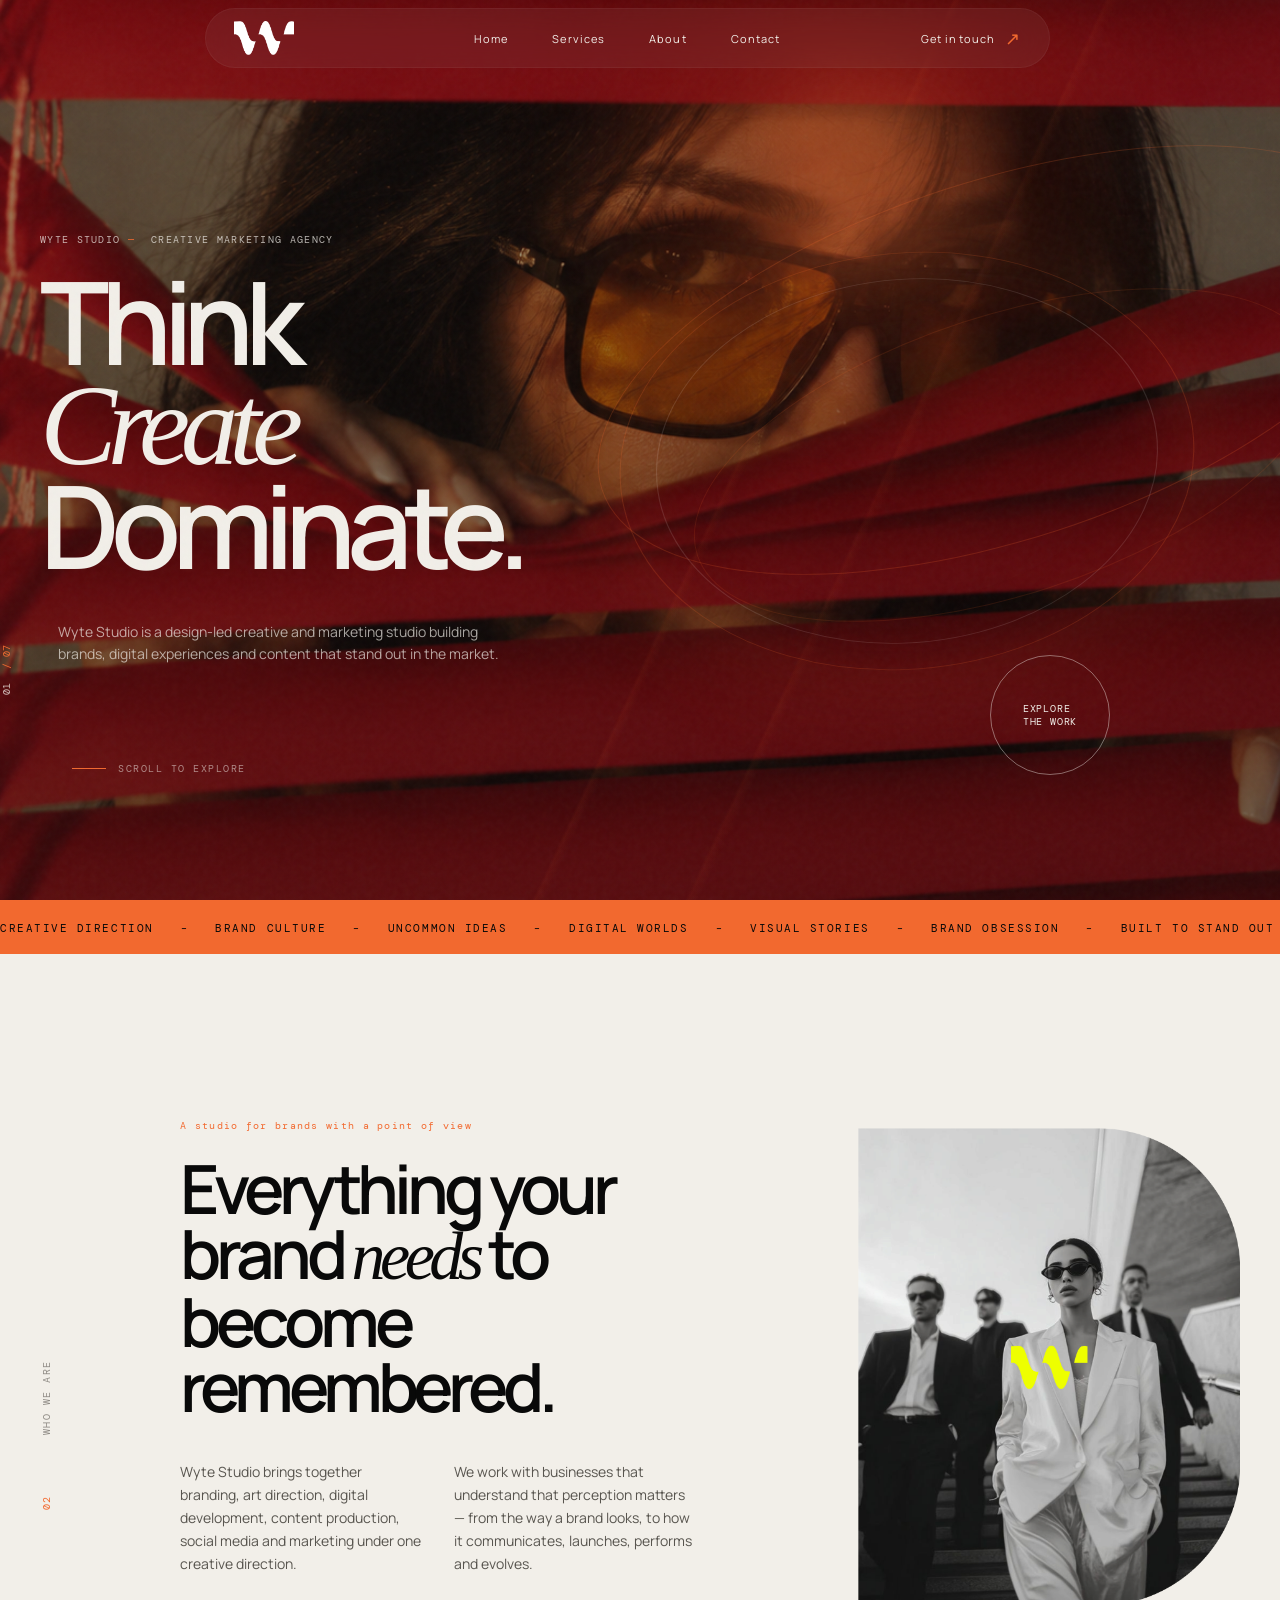
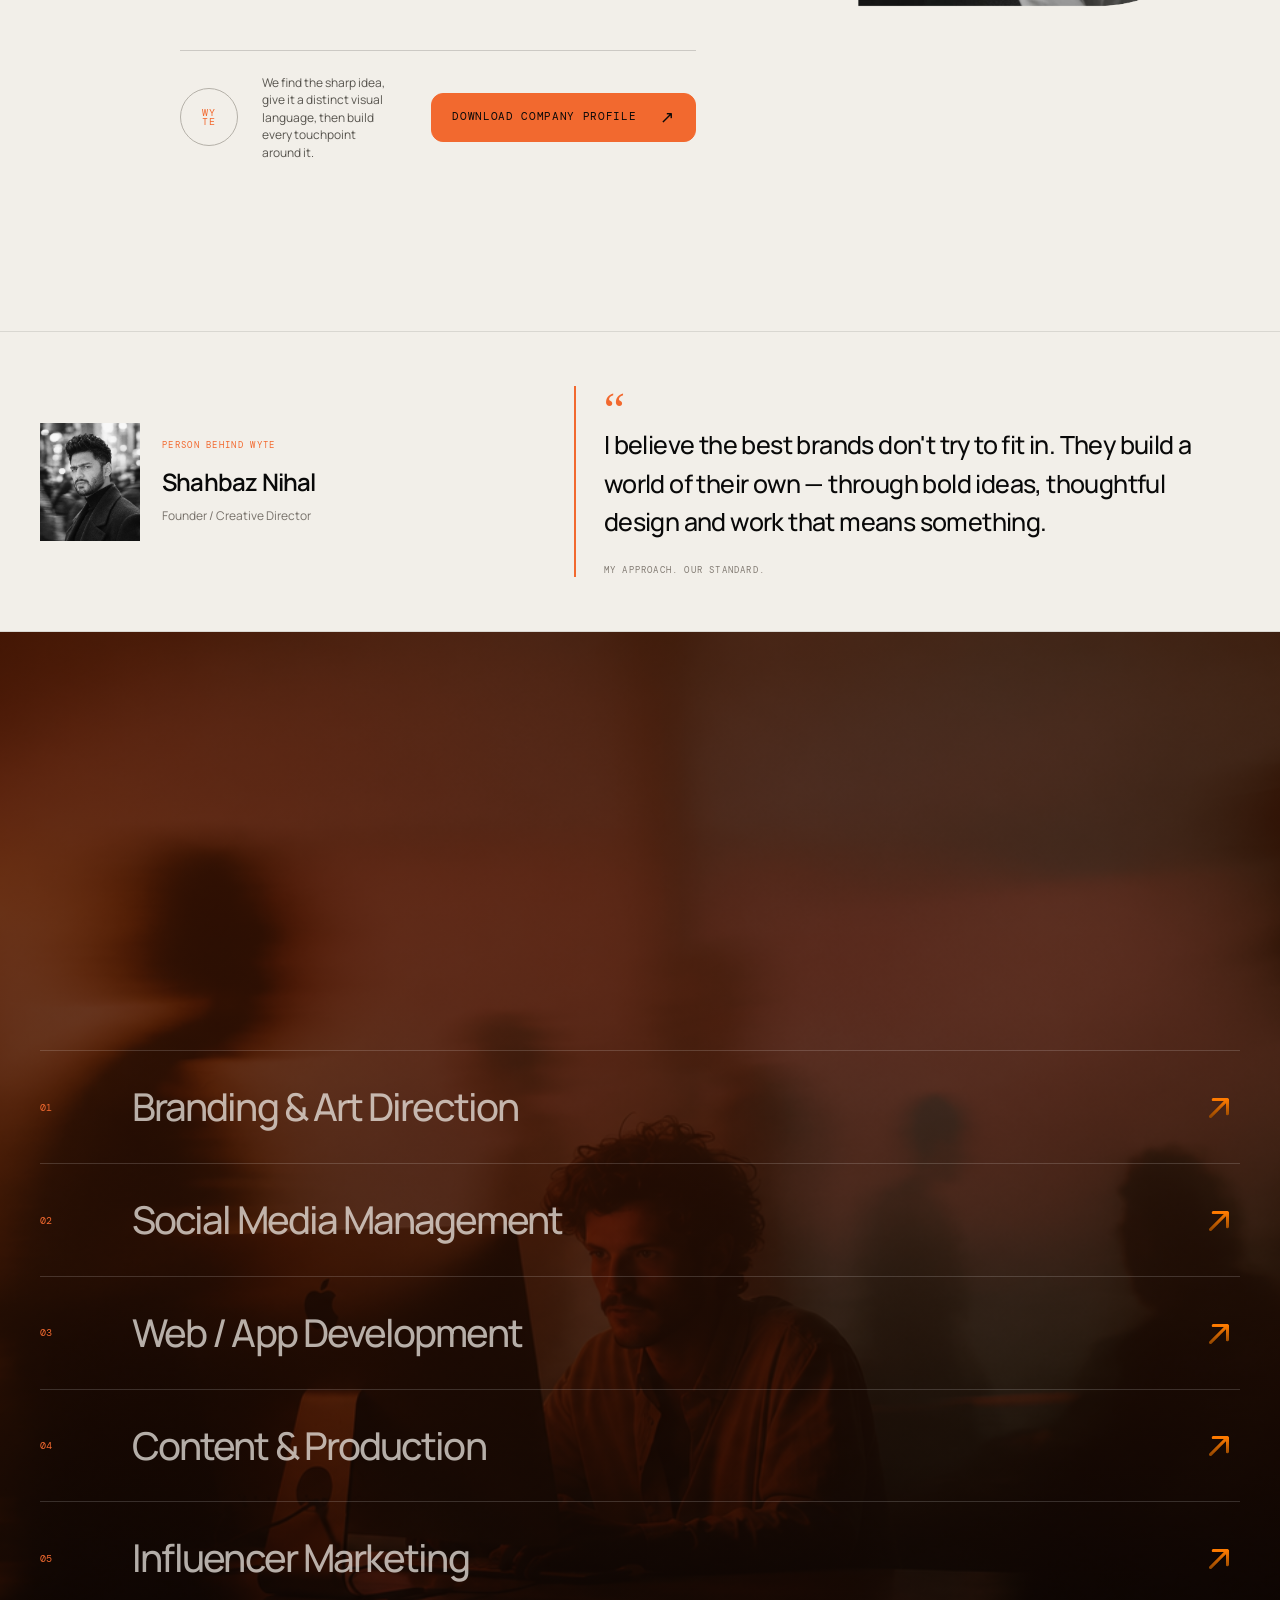
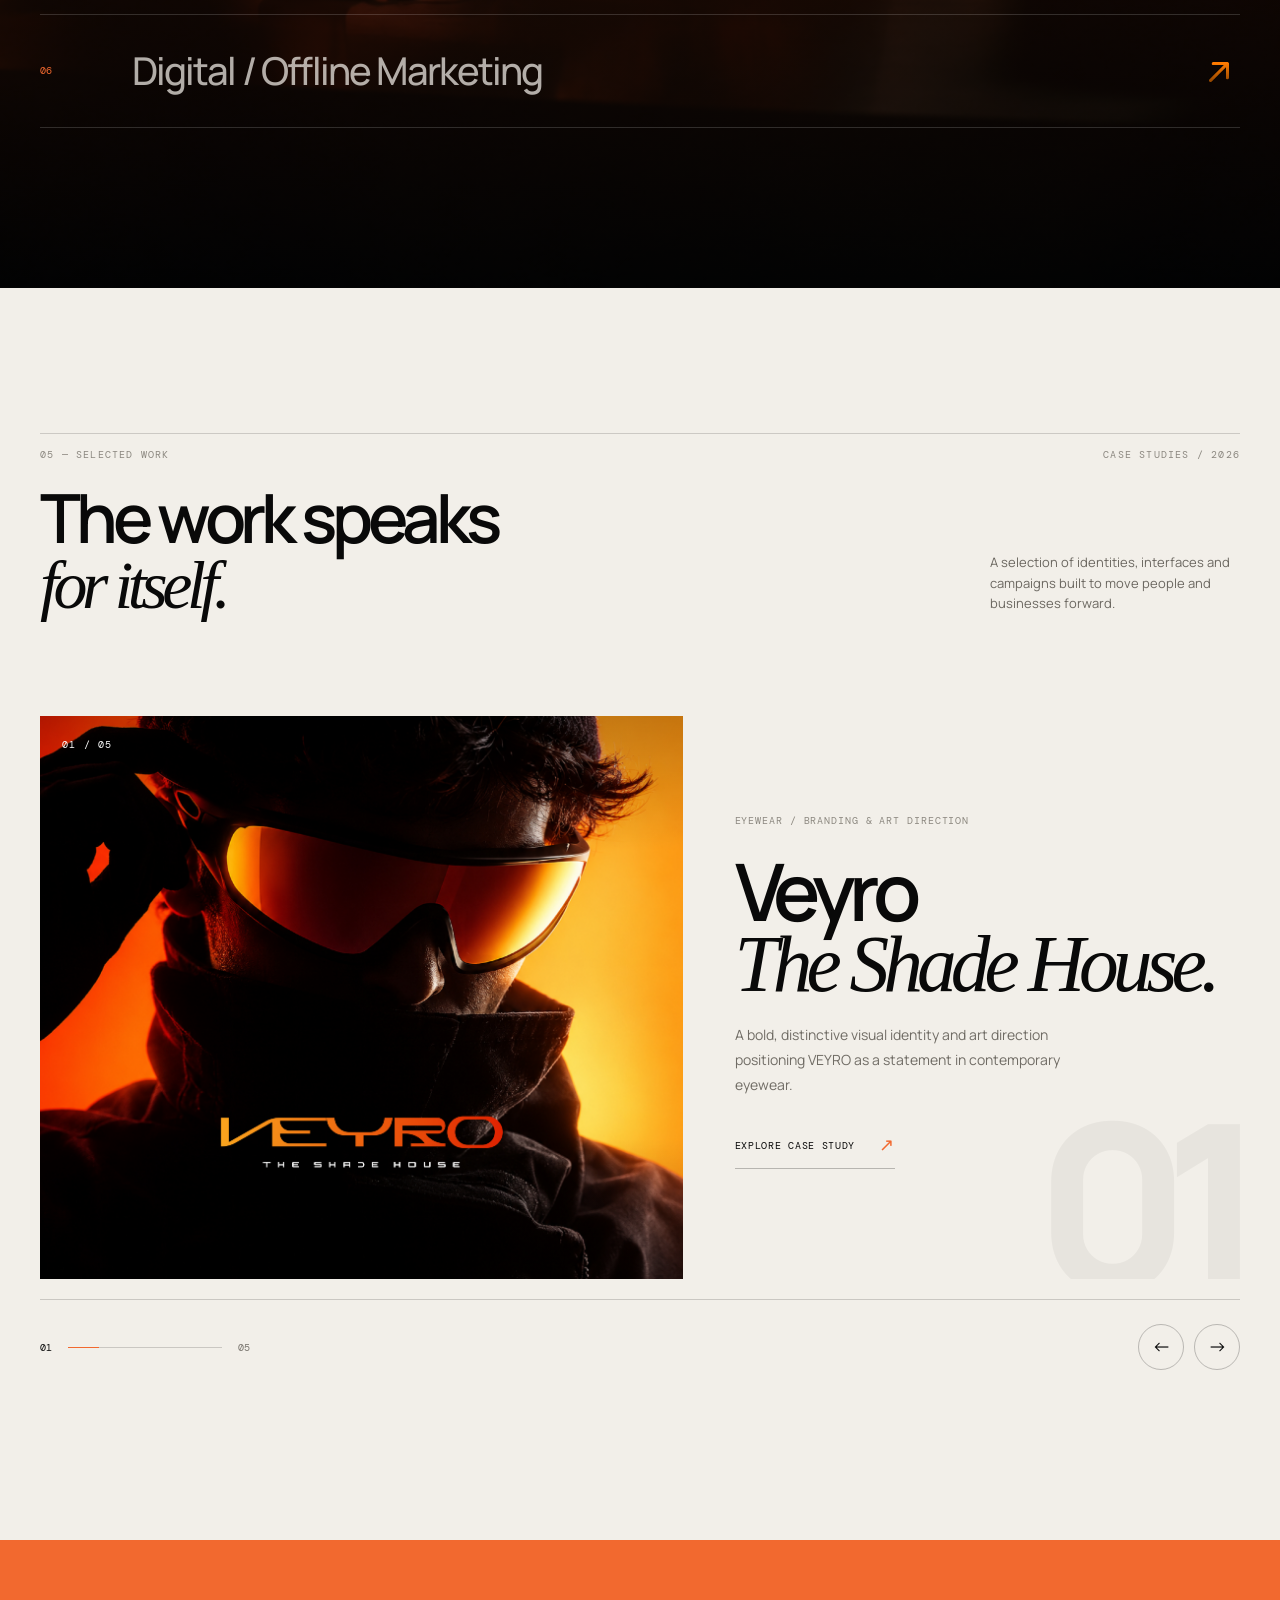
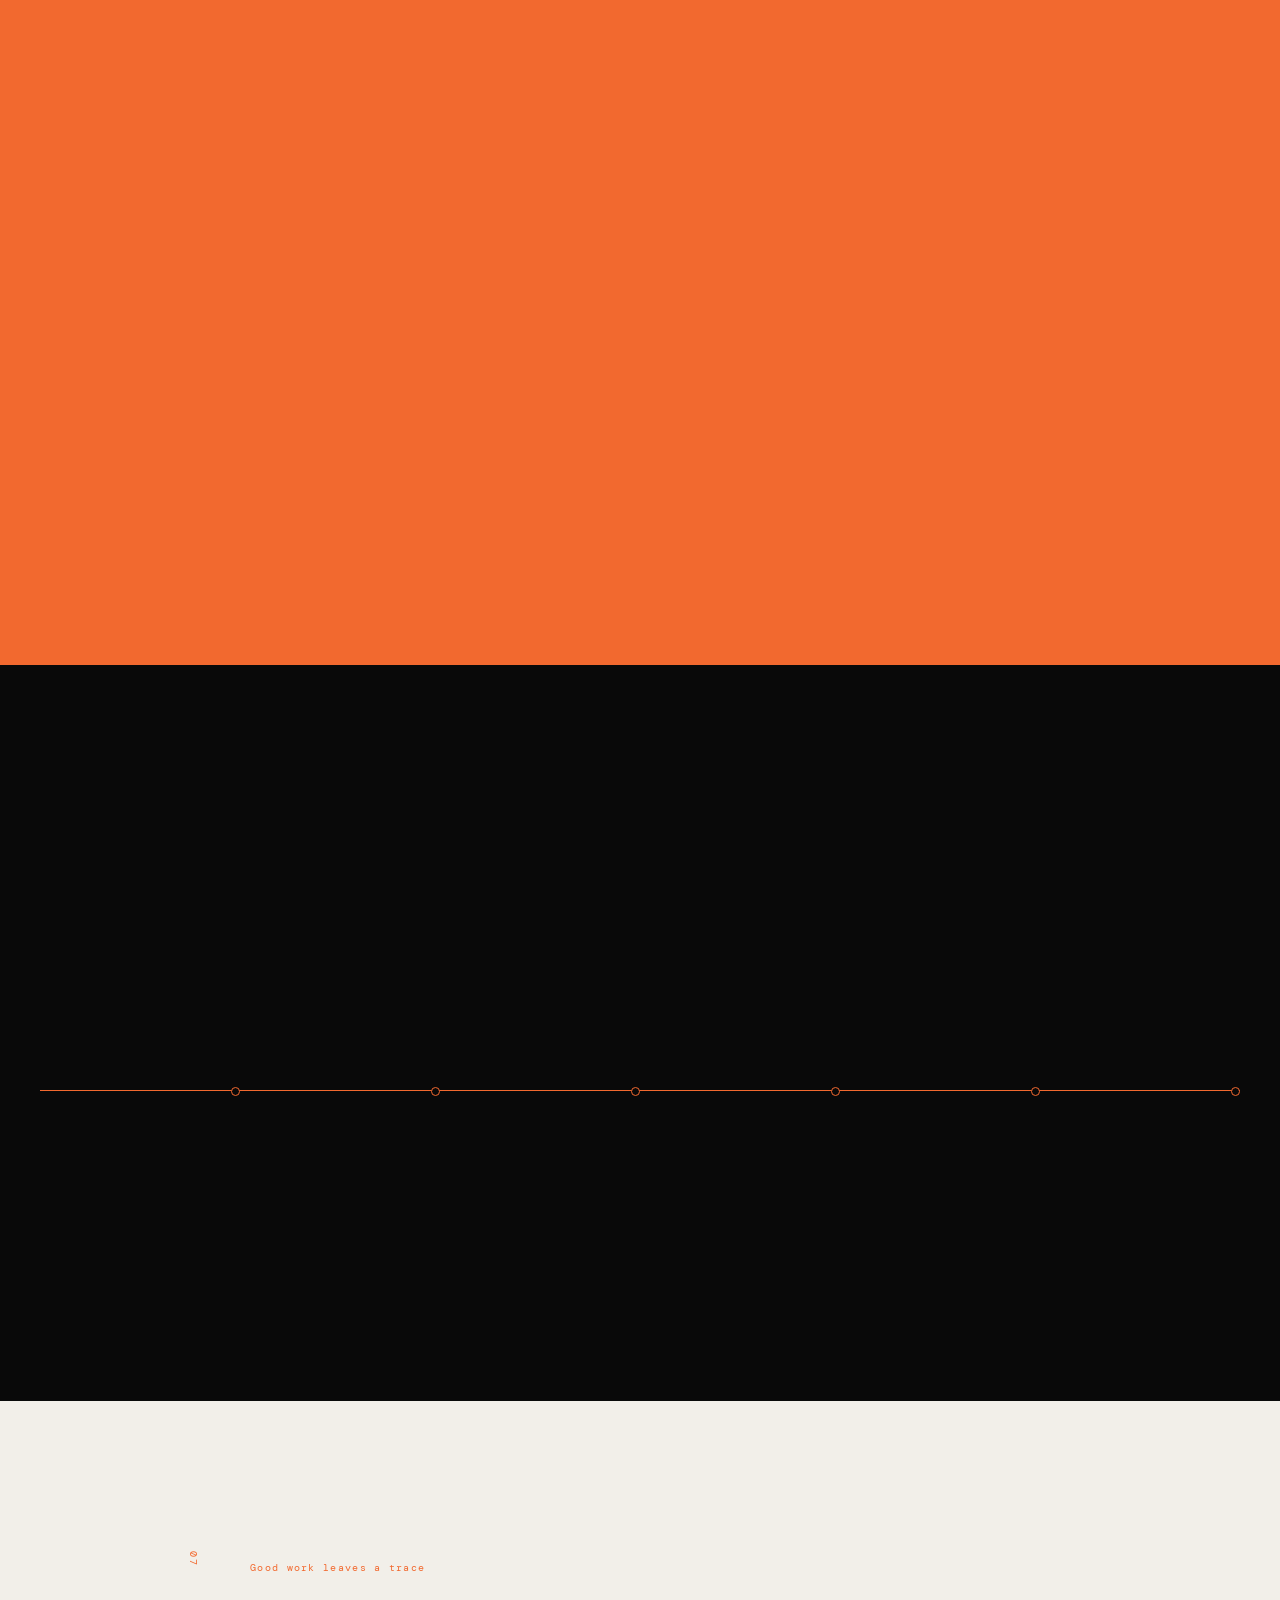
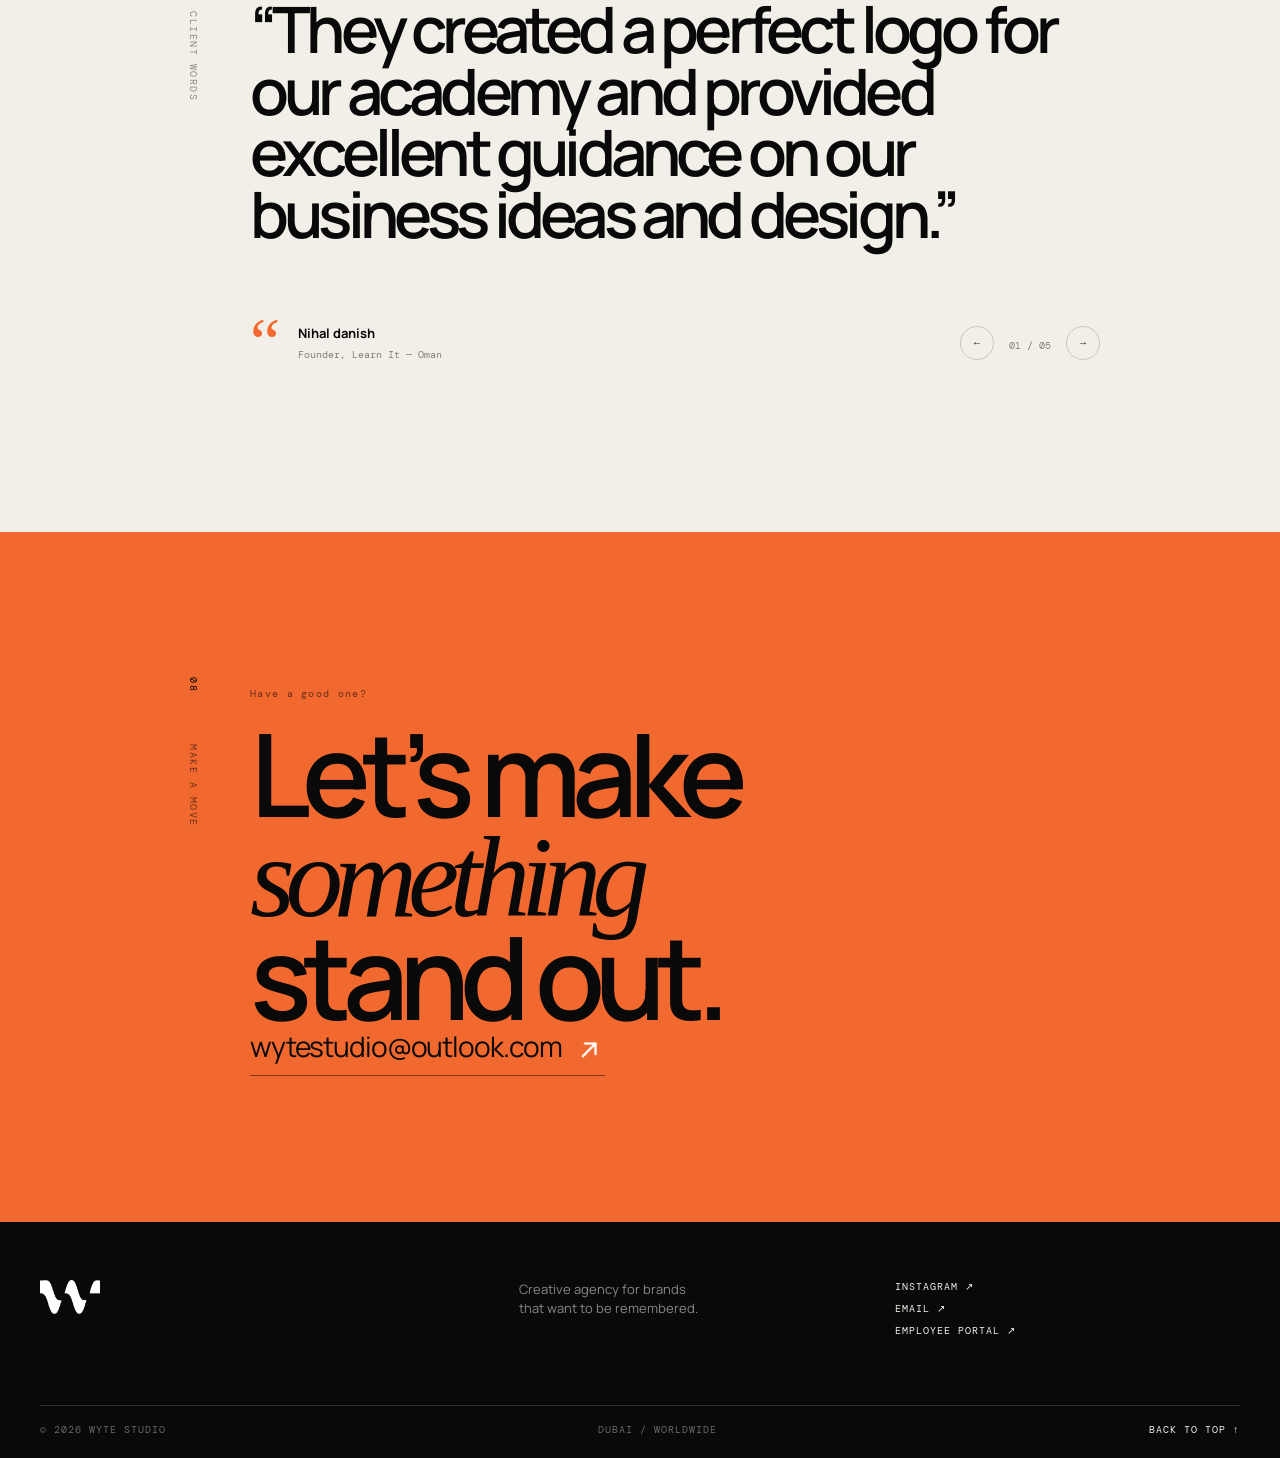
<file: index.html>
<!doctype html>
<html lang="en">
  <head>
    <meta charset="UTF-8" />
    <meta name="viewport" content="width=device-width, initial-scale=1.0" />
    <meta name="theme-color" content="#090909" />
    <meta name="description" content="Wyte Studio is a design-led creative and marketing studio working across branding, digital, content and marketing." />
    <title>Wyte Studio — Creative Agency</title>
        <link rel="stylesheet" href="css/style.css">

<link rel="icon" type="image/png" href="assets/images/favicon.png">
<link rel="apple-touch-icon" href="assets/images/favicon.png">

  </head>
  <body>
    <div class="cursor-glow" aria-hidden="true"></div>
    <div class="noise" aria-hidden="true"></div>
    <header class="site-header" data-header>
      <a class="brand header-brand" href="#top" aria-label="Wyte Studio home">
        <img class="brand-logo-image" src="assets/images/logo.png" alt="Wyte Studio" />
      </a>
      <nav class="desktop-nav" aria-label="Primary navigation">
        <a href="#top">Home</a>
        <a href="#services">Services</a>
        <a href="#about">About</a>
        <a href="#contact">Contact</a>
      </nav>
      <a class="header-cta" href="#contact">Get in touch <span>↗</span></a>
      <button class="menu-toggle" type="button" aria-label="Open menu" aria-expanded="false" data-menu-toggle>
        <span></span><span></span>
      </button>
    </header>

    <main id="top">
      <section class="hero section-dark" aria-labelledby="hero-title">
        
<div class="hero-hover-background" aria-hidden="true">
  <video
    autoplay
    muted
    loop
    playsinline
    preload="metadata"
    poster="assets/images/hero-hover.jpg"
  >
    <source
      src="assets/videos/hero-hover.mp4"
      type="video/mp4"
    />
  </video>
</div>

<div class="hero-hover-background" aria-hidden="true">
  <video
    autoplay
    muted
    loop
    playsinline
    preload="metadata"
    poster="assets/images/hero-hover.jpg"
  >
    <source
      src="assets/videos/hero-hover.mp4"
      type="video/mp4"
    />
  </video>
</div>

        <div class="hero-orbit orbit-one" aria-hidden="true"></div>
        <div class="hero-orbit orbit-two" aria-hidden="true"></div>
        <div class="hero-slice" aria-hidden="true"></div>
        <div class="hero-content container">
          <p class="eyebrow reveal">WYTE STUDIO<span>—</span> CREATIVE MARKETING AGENCY</p>
          <h1 id="hero-title" class="display reveal reveal-delay-1">Think<br /><em>Create</em><br />Dominate.</h1>
          <div class="hero-bottom reveal reveal-delay-2">
            <div class="hero-index" aria-hidden="true">01 <span>/ 07</span></div>
            <p class="hero-intro">Wyte Studio is a design-led creative and marketing studio building brands, digital experiences and content that stand out in the market.</p>
            <div class="scroll-cue" aria-hidden="true"><span></span> Scroll to explore</div>
            <a class="circle-link" href="#work" aria-label="Explore selected work">
  <span>Explore<br />the work</span>
</a>
          </div>
        </div>
      </section>

      <div class="marquee-band" aria-label="Wyte Studio services">
        <div class="marquee-track">
  <span>CREATIVE DIRECTION</span><b>-</b>
  <span>BRAND CULTURE</span><b>-</b>
  <span>UNCOMMON IDEAS</span><b>-</b>
  <span>DIGITAL WORLDS</span><b>-</b>
  <span>VISUAL STORIES</span><b>-</b>
  <span>BRAND OBSESSION</span><b>-</b>
  <span>BUILT TO STAND OUT</span><b>-</b>
  <span>CREATIVE DIRECTION</span><b>-</b>
  <span>BRAND CULTURE</span><b>-</b>
  <span>UNCOMMON IDEAS</span><b>-</b>
  <span>DIGITAL WORLDS</span><b>-</b>
  <span>VISUAL STORIES</span><b>-</b>
  <span>BRAND OBSESSION</span><b>-</b>
  <span>BUILT TO STAND OUT</span><b>-</b>
</div>
      </div>

      <section class="about section-light" id="about" aria-labelledby="about-title">
        <div class="container about-grid">
          <div class="section-label reveal"><span>02</span><span>Who we are</span></div>
          <div class="about-main">
            <p class="eyebrow orange reveal">A studio for brands with a point of view</p>
            <h2 id="about-title" class="heading-xl reveal reveal-delay-1">Everything your brand <em>needs</em> to become remembered.</h2>
            <div class="about-copy reveal reveal-delay-2">
              <p>Wyte Studio brings together branding, art direction, digital development, content production, social media and marketing under one creative direction.</p>
              <p>We work with businesses that understand that perception matters — from the way a brand looks, to how it communicates, launches, performs and evolves.</p>
            </div>
            
<div class="about-footer reveal reveal-delay-3">
  <div class="about-footer-copy">
    <span class="outline-stamp">WY<br />TE</span>
    <p>We find the sharp idea, give it a distinct visual language, then build every touchpoint around it.</p>
  </div>

  <a
    class="about-download-btn"
    href="assets/documents/wyte-studio-company-profile.pdf"
    download="Wyte-Studio-Company-Profile.pdf"
  >
    <span>Download Company Profile</span>
    <span class="about-download-icon">↗</span>
  </a>
</div>

          </div>
          <div class="about-art reveal reveal-delay-2" aria-label="Wyte Studio visual">
  <img
    src="assets/images/wyte1.png"
    alt="Wyte Studio creative visual"
    class="about-wyte-image"
  />
</div>
        </div>
      </section>
      
      
<!-- FOUNDER'S NOTE -->
<section class="founder-note section-light" aria-label="A note from the founder">
  <div class="container founder-note-inner">

    <div class="founder-profile">
      <div class="founder-image-wrap">
        <img
          src="assets/images/founder.jpg"
          alt="Shahbaz Nihal, Founder and Creative Director of Wyte Studio"
          class="founder-image"
          loading="lazy"
        />
      </div>

      <div class="founder-details">
        <span class="founder-label">PERSON BEHIND WYTE</span>
        <h3>Shahbaz Nihal</h3>
        <p>Founder / Creative Director</p>
      </div>
    </div>

    <div class="founder-message">
      <span class="founder-quote-mark">“</span>
      <p>
        I believe the best brands don't try to fit in.
        They build a world of their own — through bold ideas,
        thoughtful design and work that means something.
      </p>
      <div class="founder-message-footer">
        <span>MY APPROACH. OUR STANDARD.</span>
      </div>
    </div>

  </div>
</section>
<!-- END FOUNDER'S NOTE -->
      <section class="services section-dark" id="services" aria-labelledby="services-title">
        <div class="container">
          <div class="section-topline reveal"><span>03 — Capabilities</span><span>Selected disciplines</span></div>
          <div class="services-heading">
            <h2 id="services-title" class="heading-xl reveal">One creative direction.<br /><em>Every touchpoint.</em></h2>
            <p class="section-note reveal reveal-delay-1">From first thought to final frame, we make the work feel unmistakably yours.</p>
          </div>
          <div class="services-list" data-services-list>
            <article class="service-row reveal" data-service>
  <button type="button" class="service-trigger" aria-expanded="false"><span class="service-number">01</span><span class="service-name">Branding &amp; Art Direction</span><span class="service-arrow">
  <img src="assets/images/service-arrow.png" alt="" aria-hidden="true">
</span></button>
              <div class="service-details"><p>We build identities that give brands a recognizable point of view. From strategy and naming to visual identity, art direction and brand systems, we create brands designed to remain relevant.</p><ul><li>Brand strategy</li><li>Naming &amp; positioning</li><li>Logo &amp; identity systems</li><li>Visual language</li><li>Campaign identity</li><li>Packaging &amp; application</li></ul></div>
            </article>
            <article class="service-row reveal reveal-delay-1" data-service>
              <button type="button" class="service-trigger" aria-expanded="false"><span class="service-number">02</span><span class="service-name">Social Media Management</span><span class="service-arrow">
  <img src="assets/images/service-arrow.png" alt="" aria-hidden="true">
</span></button>
              <div class="service-details"><p>We build social ecosystems that combine strategy, creative direction, content and consistency — turning channels into an extension of the brand.</p><ul><li>Social strategy</li><li>Content planning</li><li>Creative direction</li><li>Static design</li><li>Reels &amp; short-form</li><li>Community management</li></ul></div>
            </article>
            <article class="service-row reveal reveal-delay-2" data-service>
              <button type="button" class="service-trigger" aria-expanded="false"><span class="service-number">03</span><span class="service-name">Web / App Development</span><span class="service-arrow">
  <img src="assets/images/service-arrow.png" alt="" aria-hidden="true">
</span></button>
              <div class="service-details"><p>We design and develop websites and digital products that combine aesthetics, usability and performance — translating identity into functional digital experiences.</p><ul><li>Website design</li><li>UI / UX</li><li>Landing pages</li><li>Web development</li><li>Application design</li><li>E-commerce</li></ul></div>
            </article>
            <article class="service-row reveal reveal-delay-3" data-service>
              <button type="button" class="service-trigger" aria-expanded="false"><span class="service-number">04</span><span class="service-name">Content &amp; Production</span><span class="service-arrow">
  <img src="assets/images/service-arrow.png" alt="" aria-hidden="true">
</span></button>
              <div class="service-details"><p>We create content from concept to final frame. Our production capabilities cover creative concept, scripting, art direction, photography, videography, editing and motion.</p><ul><li>Creative concept</li><li>Script development</li><li>Photography</li><li>Videography</li><li>Video editing</li><li>Motion graphics</li></ul></div>
            </article>
            <article class="service-row reveal" data-service>
              <button type="button" class="service-trigger" aria-expanded="false"><span class="service-number">05</span><span class="service-name">Influencer Marketing</span><span class="service-arrow">
  <img src="assets/images/service-arrow.png" alt="" aria-hidden="true">
</span></button>
              <div class="service-details"><p>We connect brands with relevant creators to develop campaigns that feel native to their audience while remaining aligned with the brand.</p><ul><li>Influencer strategy</li><li>Creator selection</li><li>Campaign concepts</li><li>Creator partnerships</li><li>Content direction</li><li>Performance tracking</li></ul></div>
            </article>
            <article class="service-row reveal" data-service>
              <button type="button" class="service-trigger" aria-expanded="false"><span class="service-number">06</span><span class="service-name">Digital / Offline Marketing</span><span class="service-arrow">
  <img src="assets/images/service-arrow.png" alt="" aria-hidden="true">
</span></button>
              <div class="service-details"><p>We create campaigns that live beyond the screen — connecting paid digital, launches, outdoor media, print and integrated marketing.</p><ul><li>Digital campaigns</li><li>Meta advertising</li><li>Google advertising</li><li>Lead generation</li><li>Outdoor advertising</li><li>Integrated marketing</li></ul></div>
            </article>
          </div>
        </div>
      </section>

      <section class="work section-light" id="work" aria-labelledby="work-title">
        <div class="container">
          <div class="section-topline reveal"><span>05 — Selected work</span><span>Case studies / 2026</span></div>
          <div class="work-intro">
            <h2 id="work-title" class="heading-xl reveal">The work speaks<br /><em>for itself.</em></h2>
            <p class="section-note reveal reveal-delay-1">A selection of identities, interfaces and campaigns built to move people and businesses forward.</p>
          </div>
          
<div class="case-slider" data-case-slider>
  <div class="case-slider-track" data-case-track>

    <!-- 01 — VEYRO - THE SHADE HOUSE -->
    <article class="stack-card is-active" data-case="veyro" role="button" tabindex="0" aria-label="Open Veyro - The Shade House case study">
      <div class="stack-image">
        <img src="assets/images/vtsh.jpg" alt="Hané Patisserie branding and creative direction" loading="eager" />
        <span class="stack-image-index">01 / 05</span>
      </div>
      <div class="stack-info">
        <span class="stack-category">EYEWEAR / Branding &amp; Art Direction</span>
        <h3>Veyro<br /><em>The Shade House.</em></h3>
        <p>A bold, distinctive visual identity and art direction positioning VEYRO as a statement in contemporary eyewear.</p>
        <span class="stack-view">Explore case study <b>↗</b></span>
        <span class="stack-project-number">01</span>
      </div>
    </article>

    <!-- 02 — HANE PATISSERIE -->
    <article class="stack-card is-active" data-case="hane" role="button" tabindex="0" aria-label="Open Hane Patisserie case study">
      <div class="stack-image">
        <img src="assets/images/hane.jpg" alt="Hané Patisserie branding and creative direction" loading="eager" />
        <span class="stack-image-index">02 / 05</span>
      </div>
      <div class="stack-info">
        <span class="stack-category">F&B / Branding &amp; Art Direction</span>
        <h3>Hané<br /><em>Patisserie.</em></h3>
        <p>A distinctive visual identity crafted to give a boutique patisserie its own signature presence.</p>
        <span class="stack-view">Explore case study <b>↗</b></span>
        <span class="stack-project-number">02</span>
      </div>
    </article>

    <!-- 03 — LEARNIT -->
    <article class="stack-card" data-case="learnit" role="button" tabindex="0" aria-label="Open Learnit case study">
      <div class="stack-image">
        <img src="assets/images/li.jpg" alt="Learnit education branding and logo design" loading="lazy" />
        <span class="stack-image-index">03 / 05</span>
      </div>
      <div class="stack-info">
        <span class="stack-category">Education / Logo Design &amp; Branding</span>
        <h3>Learn<br /><em>it.</em></h3>
        <p>A clear, contemporary brand identity built to make learning feel accessible and memorable.</p>
        <span class="stack-view">Explore case study <b>↗</b></span>
        <span class="stack-project-number">03</span>
      </div>
    </article>

    <!-- 04 — TRUETRADER -->
    <article class="stack-card" data-case="truetrader" role="button" tabindex="0" aria-label="Open TrueTrader case study">
      <div class="stack-image">
        <img src="assets/images/tt.jpg" alt="TrueTrader trading application UI and UX design" loading="lazy" />
        <span class="stack-image-index">04 / 05</span>
      </div>
      <div class="stack-info">
        <span class="stack-category">Trading / Application UI/UX</span>
        <h3>True<br /><em>Trader.</em></h3>
        <p>A digital trading experience shaped around confident visual communication and a modern interface.</p>
        <span class="stack-view">Explore case study <b>↗</b></span>
        <span class="stack-project-number">04</span>
      </div>
    </article>

    <!-- 05 — DREAM GOLD -->
    <article class="stack-card" data-case="dreamgold" role="button" tabindex="0" aria-label="Open Dream Gold case study">
      <div class="stack-image">
        <img src="assets/images/dg.jpg" alt="Dream Gold sports brand identity and social media creative" loading="lazy" />
        <span class="stack-image-index">05 / 05</span>
      </div>
      <div class="stack-info">
        <span class="stack-category">Sporting / Branding &amp; SMM</span>
        <h3>Dream<br /><em>Gold.</em></h3>
        <p>A bold brand direction designed to bring a distinctive identity to the sporting industry.</p>
        <span class="stack-view">Explore case study <b>↗</b></span>
        <span class="stack-project-number">05</span>
      </div>
    </article>

  </div>

  <div class="stack-controls">
    <div class="stack-progress">
      <span data-stack-current>01</span>
      <span class="stack-progress-line"><i data-stack-progress></i></span>
      <span>05</span>
    </div>
    <div class="stack-buttons">
      <button type="button" data-stack-prev aria-label="Previous project">←</button>
      <button type="button" data-stack-next aria-label="Next project">→</button>
    </div>
  </div>
</div>
</article>
          </div>
        </div>
      </section>

      <section class="industries section-orange" aria-labelledby="industries-title">
        <div class="container industries-layout">
          <div class="section-label dark-label reveal"><span>05</span><span>Our industries</span></div>
          <div>
            <h2 id="industries-title" class="heading-xl reveal">Different industries.<br /><em>Same ambition.</em></h2>
            <p class="industry-copy reveal reveal-delay-1">We work across categories, cultures and business stages — finding the specific pressure point where better creative creates better momentum.</p>
            <div class="industry-cloud reveal reveal-delay-2"><span>Real Estate</span><span>Hospitality</span><span>F&amp;B</span><span>Fashion</span><span>Beauty</span><span>Retail</span><span>Lifestyle</span><span>Services</span><span>Technology</span><span>Education</span></div>
          </div>
        </div>
      </section>

      <section class="approach section-dark" id="approach" aria-labelledby="approach-title">
        <div class="container">
          <div class="section-topline reveal"><span>06 — The Wyte approach</span><span>From thought to world</span></div>
          <div class="approach-head"><h2 id="approach-title" class="heading-xl reveal">A clear process<br /><em>for ambitious work.</em></h2><p class="section-note reveal reveal-delay-1">The work gets sharper when the way of working is clear. We move from curiosity to clarity, then make the idea impossible to miss.</p></div>
          <div class="process-line" aria-hidden="true"><span></span><span></span><span></span><span></span><span></span><span></span></div>
          <div class="process-grid">
            <article class="process-step reveal"><span>01</span><h3>Discover</h3><p>Understand the brand, audience and problem.</p></article>
            <article class="process-step reveal reveal-delay-1"><span>02</span><h3>Define</h3><p>Find the strategic and creative direction.</p></article>
            <article class="process-step reveal reveal-delay-2"><span>03</span><h3>Design</h3><p>Build the visual language and experience.</p></article>
            <article class="process-step reveal reveal-delay-3"><span>04</span><h3>Create</h3><p>Produce the content and campaign assets.</p></article>
            <article class="process-step reveal reveal-delay-4"><span>05</span><h3>Launch</h3><p>Put the work into the world.</p></article>
            <article class="process-step reveal reveal-delay-5"><span>06</span><h3>Evolve</h3><p>Measure, learn and keep building.</p></article>
          </div>
        </div>
      </section>

      <section class="testimonials section-light" aria-labelledby="testimonials-title">
        <div class="container testimonial-layout">
          <div class="section-label reveal"><span>07</span><span>Client words</span></div>
          <div class="testimonial-main">
            <p class="eyebrow orange reveal">Good work leaves a trace</p>
            <h2 id="testimonials-title" class="heading-xl reveal reveal-delay-1">“They created a perfect logo for our academy and provided excellent guidance on our business ideas and design.”</h2>
            <div class="testimonial-byline reveal reveal-delay-2"><span class="quote-mark">“</span><div><strong>Nihal danish</strong><span>Founder, Learn It — Oman</span></div><div class="testimonial-controls"><button type="button" data-testimonial-prev aria-label="Previous testimonial">←</button><span data-testimonial-count>01 / 05</span><button type="button" data-testimonial-next aria-label="Next testimonial">→</button></div></div>
          </div>
        </div>
      </section>

      <section class="contact section-orange" id="contact" aria-labelledby="contact-title">
        <div class="container contact-layout">
          <div class="section-label dark-label reveal"><span>08</span><span>Make a move</span></div>
          <div class="contact-main">
            <p class="eyebrow dark-eyebrow reveal">Have a good one?</p>
            <h2 id="contact-title" class="display contact-title reveal reveal-delay-1">Let’s make<br /><em>something</em><br />stand out.</h2>
            <a class="contact-link" href="mailto:wytestudio@outlook.com">
  wytestudio@outlook.com
  <img
    class="contact-arrow-img"
    src="assets/images/arrow.png"
    alt=""
    aria-hidden="true"
  />
</a>
        </div>
      </section>
    </main>

    <div class="case-modal" data-case-modal aria-hidden="true" role="dialog" aria-modal="true" aria-labelledby="case-modal-title">
      <div class="case-modal-backdrop" data-case-close></div>
      <div class="case-modal-card">
        <button class="case-modal-close" type="button" data-case-close aria-label="Close case study">×</button>
        <p class="eyebrow orange" data-case-modal-kicker>Selected work</p>
        <h2 class="heading-xl" id="case-modal-title" data-case-modal-title>Case study</h2>
        <div class="case-modal-body"><p data-case-modal-description></p><div class="case-modal-meta"><span data-case-modal-industry></span><span data-case-modal-services></span></div></div>
      </div>
    </div>

    <footer class="site-footer section-dark">
      <div class="container footer-top"><a class="brand footer-brand" href="#top"><img class="brand-logo-image" src="assets/images/logo.png" alt="Wyte Studio" /></a><p>Creative agency for brands<br />that want to be remembered.</p><div class="footer-links">
  <a href="https://www.instagram.com/wytestudio" target="_blank" rel="noreferrer">Instagram ↗</a>
  <a href="mailto:wytestudio@outlook.com">Email ↗</a>
  <a href="https://wyteos-vgoayhtm.manus.space" target="_blank" rel="noopener noreferrer">Employee portal ↗</a>
</div></div>
      <div class="container footer-bottom"><span>© 2026 Wyte Studio</span><span>Dubai / Worldwide</span><a href="#top">Back to top ↑</a></div>
    </footer>
    <div class="mobile-menu" data-mobile-menu aria-hidden="true"><nav><a href="#top">Home</a><a href="#services">Services</a><a href="#about">About</a><a href="#contact">Contact <span>↗</span></a></nav></div>
        <script src="js/main.js"></script>
  </body>
</html>
</file>
<file: css/style.css>
@import url('https://fonts.googleapis.com/css2?family=DM+Mono:wght@400;500&family=Manrope:wght@400;500;600;700;800&display=swap');

:root { --ink:#090909; --paper:#f2efe9; --warm:#f2692f; --muted:#8f8b85; --line:rgba(255,255,255,.16); --paper-line:rgba(9,9,9,.16); --serif:Georgia, 'Times New Roman', serif; --sans:'Manrope', Arial, sans-serif; --mono:'DM Mono', monospace; }
* { box-sizing:border-box; }
html { scroll-behavior:smooth; }
body { margin:0; color:var(--paper); background:var(--ink); font-family:var(--sans); font-size:16px; line-height:1.45; overflow-x:hidden; }
body.menu-open, body.modal-open { overflow:hidden; }
a { color:inherit; text-decoration:none; }
button { font:inherit; color:inherit; }
.container { width:min(1240px, calc(100% - 80px)); margin:0 auto; position:relative; z-index:1; }
.section-dark { background:var(--ink); color:var(--paper); }
.section-light { background:var(--paper); color:var(--ink); }
.section-orange { background:var(--warm); color:var(--ink); }
.noise { position:fixed; inset:0; z-index:20; pointer-events:none; opacity:.04; background-image:url("data:image/svg+xml,%3Csvg viewBox='0 0 160 160' xmlns='http://www.w3.org/2000/svg'%3E%3Cfilter id='n'%3E%3CfeTurbulence type='fractalNoise' baseFrequency='.9' numOctaves='3' stitchTiles='stitch'/%3E%3C/filter%3E%3Crect width='100%25' height='100%25' filter='url(%23n)' opacity='.9'/%3E%3C/svg%3E"); }
.cursor-glow { position:fixed; top:0; left:0; width:360px; height:360px; z-index:0; pointer-events:none; border-radius:50%; background:radial-gradient(circle, rgba(242,105,47,.16), rgba(242,105,47,0) 68%); filter:blur(14px); transition:transform .16s ease-out; }
.site-header { height:82px; display:flex; align-items:center; justify-content:space-between; padding:0 40px; position:fixed; top:0; left:0; right:0; z-index:30; color:var(--paper); mix-blend-mode:normal; transition:background .35s ease, border-color .35s ease, height .35s ease; }
.site-header.is-scrolled { height:68px; background:rgba(9,9,9,.82); backdrop-filter:blur(18px); border-bottom:1px solid rgba(255,255,255,.1); }
.brand { display:inline-flex; align-items:center; gap:11px; letter-spacing:.1em; font-weight:800; font-size:18px; }
.brand-mark { width:25px; height:25px; display:flex; gap:2px; align-items:flex-end; transform:skew(-13deg); }
.brand-mark i { width:7px; height:22px; display:block; background:currentColor; border-radius:7px 7px 2px 2px; }
.brand-mark i:nth-child(2) { height:17px; transform:translateY(4px); }
.brand-mark i:nth-child(3) { height:22px; transform:scaleX(.78); }
.brand-wordmark small { display:block; font-family:var(--mono); font-weight:400; font-size:7px; letter-spacing:.35em; margin-top:-3px; margin-left:2px; }
.brand-logo-image { display:block; width:118px; height:auto; max-height:none; object-fit:contain; object-position:left center; flex:0 0 auto; }
.header-brand, .footer-brand { display:inline-flex; align-items:center; width:60px; min-height:0; line-height:0; }
.header-brand .brand-logo-image, .footer-brand .brand-logo-image { width:60px; height:auto; max-height:none; }
.header-brand { position:relative; z-index:2; }
.footer-brand { justify-self:start; align-self:start; }
@media (max-width: 520px) {
  .header-brand, .footer-brand { width:100px; }
  .header-brand .brand-logo-image, .footer-brand .brand-logo-image { width:100px; }
}
.desktop-nav { position:absolute; left:50%; transform:translateX(-50%); display:flex; gap:44px; font:11px var(--mono); text-transform:titlecase; letter-spacing:.1em; }
.desktop-nav a, .header-cta, .footer-links a { transition:color .25s ease; }
.desktop-nav a:hover, .header-cta:hover, .footer-links a:hover { color:var(--warm); }
.header-cta { font:11px var(--mono); text-transform:titlecase; letter-spacing:.08em; }
.header-cta span { display:inline-block; color:var(--warm); font-size:18px; line-height:0; margin-left:7px; transform:translateY(2px); }
.menu-toggle { display:none; background:none; border:0; padding:8px 0; width:29px; cursor:pointer; }
.menu-toggle span { display:block; height:1px; background:currentColor; margin:7px 0; transition:transform .3s ease; }
.hero { min-height:100vh; padding:170px 0 72px; display:flex; align-items:center; position:relative; overflow:hidden; }
.hero:before { content:''; position:absolute; top:-16%; right:7%; width:52vw; height:72vh; border-radius:50%; background:radial-gradient(ellipse, rgba(242,105,47,.48) 0, rgba(142,32,11,.22) 31%, rgba(9,9,9,0) 70%); filter:blur(30px); }
.hero:after { content:''; position:absolute; inset:0; background:linear-gradient(115deg, transparent 56%, rgba(242,105,47,.06) 56.2%, transparent 56.7%), linear-gradient(115deg, transparent 65%, rgba(242,105,47,.05) 65.2%, transparent 65.8%); pointer-events:none; }
.hero-content { width:min(1240px, calc(100% - 80px)); }
.eyebrow { font:10px var(--mono); text-transform:titlecase; letter-spacing:.13em; color:rgba(242, 239, 233, 0.737); }
.eyebrow span { color:var(--warm); margin:0 8px; }
.display { margin:26px 0 0; font-size:clamp(64px, 9vw, 142px); letter-spacing:-.08em; line-height:.86; font-weight:600; max-width:1000px; }
.display em, .heading-xl em { font-family:var(--serif); font-weight:400; letter-spacing:-.08em; }
.hero-bottom { display:flex; justify-content:space-between; align-items:end; margin-top:80px; max-width:1070px; }
.hero-intro {
  width: 450px;
  margin: 0;
  color: rgba(242, 239, 233, 0.68);
  font-size: 14px;
  line-height: 1.55;

  /* Position adjustment */
  position: relative;
  left: -100px;  /* Right: increase | Left: decrease */
  top: -110px;   /* Down: increase | Up: decrease */
}
.circle-link { width:120px; height:120px; display:flex; justify-content:center; align-items:center; gap:4px; border:1px solid rgba(242,239,233,.42); border-radius:50%; font:10px var(--mono); text-transform:uppercase; letter-spacing:.08em; transition:background .3s ease, border .3s ease, transform .3s ease; }
.circle-link b { color:var(--warm); font:24px var(--sans); align-self:flex-end; margin-bottom:50px; }
.circle-link:hover { background:var(--warm); border-color:var(--warm); color:var(--ink); transform:rotate(-0deg); }
.circle-link:hover b { color:var(--ink); }
.hero-index { position:absolute; right:40px; bottom:80px; font:10px var(--mono); color:rgba(242,239,233,.8); writing-mode:vertical-rl; transform:rotate(180deg); }
.hero-index span { color:var(--warm); margin-top:8px; }
.scroll-cue { position:absolute; left:-640px; bottom:0px; font:10px var(--mono); text-transform:uppercase; letter-spacing:.15em; color:rgba(242,239,233,.55); display:flex; gap:12px; align-items:center; }
.scroll-cue span { width:34px; height:1px; background:var(--warm); }
.hero-slice { position:absolute; z-index:0; width:490px; height:490px; right:10%; top:24%; border:1px solid rgba(242,105,47,.22); border-radius:50%; transform:rotate(35deg) skew(-18deg); box-shadow:0 0 120px rgba(242,105,47,.12), inset 0 0 80px rgba(242,105,47,.08); }
.hero-slice:after { content:''; position:absolute; inset:30px; border:1px solid rgba(242,239,233,.12); color:rgba(242,239,233,.08); border-radius:50%; font:340px/.8 var(--sans); font-weight:800; text-align:center; padding-top:80px; }
.hero-orbit { position:absolute; border-radius:50%; border:1px solid rgba(242,105,47,.2); z-index:0; }
.orbit-one { width:840px; height:360px; right:-11%; top:20%; transform:rotate(-18deg); }
.orbit-two { width:650px; height:280px; right:-4%; top:35%; transform:rotate(-18deg); opacity:.6; }
.marquee-band { overflow:hidden; background:var(--warm); color:var(--ink); padding:18px 0 17px; font:11px var(--mono); letter-spacing:.14em; white-space:nowrap; }
.marquee-track { width:max-content; display:flex; align-items:center; gap:27px; animation:marquee 26s linear infinite; }
.marquee-track b { font-family:var(--sans); font-size:14px; font-weight:400; }
@keyframes marquee { to { transform:translateX(-50%); } }
.about { padding:155px 0 170px; }
.about-grid { display:grid; grid-template-columns:160px minmax(0,1fr) 37%; gap:50px; }
.section-label { font:10px var(--mono); text-transform:uppercase; letter-spacing:.15em; color:var(--muted); display:flex; justify-content:space-between; align-items:flex-start; writing-mode:vertical-rl; transform:rotate(180deg); height:150px; }
.section-label span:first-child { color:var(--warm); }
.about-main { max-width:680px; }
.orange { color:var(--warm); }
.heading-xl { font-size:clamp(45px, 5.3vw, 80px); line-height:.96; letter-spacing:-.075em; font-weight:600; margin:24px 0 0; }
.about-copy { display:grid; grid-template-columns:1fr 1fr; gap:32px; max-width:570px; margin-top:52px; color:#58554f; font-size:14px; line-height:1.65; }
.about-copy p { margin:0; }
.about-footer { border-top:1px solid var(--paper-line); margin-top:75px; padding-top:23px; display:flex; gap:24px; align-items:center; color:#58554f; font-size:12px; }
.about-footer p { max-width:270px; margin:0; }

/* Outline stamp — consistent circle on every screen */
.outline-stamp {
  width: 58px;
  height: 58px;
  min-width: 58px;
  min-height: 58px;
  flex: 0 0 58px;

  border: 1px solid #b4b0a8;
  border-radius: 50%;

  display: inline-flex;
  align-items: center;
  justify-content: center;

  box-sizing: border-box;
  aspect-ratio: 1 / 1;
  flex-shrink: 0;

  font: 10px/.9 var(--mono);
  letter-spacing: .08em;
  color: var(--warm);
}

/* Keep the circle unchanged on mobile */
@media (max-width: 520px) {
  .outline-stamp {
    width: 58px;
    height: 58px;
    min-width: 58px;
    min-height: 58px;
    flex: 0 0 58px;
    border-radius: 50%;
  }
}

.about-art { min-height:450px; display:flex; align-items:center; justify-content:flex-end; }
.art-frame { width:100%; aspect-ratio:1.1; max-width:430px; position:relative; overflow:hidden; background:radial-gradient(circle at 74% 28%, #f86e2d, #8e2a18 17%, #201313 54%, #090909 77%); box-shadow:inset 0 0 90px rgba(0,0,0,.45); }
.art-frame:before { content:''; position:absolute; inset:0; background:repeating-linear-gradient(102deg, transparent 0 9px, rgba(255,255,255,.08) 10px 11px, transparent 12px 24px); transform:skew(-25deg) translateX(-20%); opacity:.45; }
.art-frame:after { content:''; position:absolute; width:210px; height:210px; border:1px solid rgba(255,255,255,.35); border-radius:50%; right:-44px; bottom:-82px; box-shadow:0 0 60px rgba(242,105,47,.5); }
.art-word { position:absolute; z-index:1; left:40px; top:55px; font-size:47px; font-weight:800; letter-spacing:-.09em; }
.art-caption { position:absolute; z-index:1; left:43px; bottom:53px; font:12px/1.35 var(--mono); text-transform:uppercase; letter-spacing:.1em; }
.art-line { position:absolute; z-index:1; left:43px; bottom:39px; width:100px; height:1px; background:var(--warm); }
.art-corner { position:absolute; z-index:1; right:24px; top:20px; font:9px var(--mono); color:rgba(255,255,255,.65); }
.services { padding:145px 0 160px; }
.section-topline { display:flex; justify-content:space-between; border-top:1px solid var(--line); padding-top:14px; font:10px var(--mono); text-transform:uppercase; letter-spacing:.12em; color:rgba(242,239,233,.55); }
.services-heading, .work-intro, .approach-head { display:flex; justify-content:space-between; align-items:flex-end; gap:50px; margin-bottom:88px; }
.services-heading .heading-xl, .work-intro .heading-xl, .approach-head .heading-xl { max-width:800px; }
.section-note { max-width:250px; margin:0 0 5px; color:rgba(242,239,233,.54); font-size:13px; line-height:1.55; }
.services-list { border-top:1px solid var(--line); }
.service-row { border-bottom:1px solid var(--line); overflow:hidden; }
.service-trigger { width:100%; display:grid; grid-template-columns:70px 1fr 30px; align-items:center; gap:22px; padding:28px 0; border:0; background:transparent; cursor:pointer; text-align:left; }
.service-number { font:10px var(--mono); color:var(--warm); }
.service-name { font-size:clamp(24px, 3vw, 40px); font-weight:500; letter-spacing:-.05em; transition:color .25s ease, padding .35s ease; }
.service-row:not(.is-active) .service-name { color:rgba(242,239,233,.72); }
.service-row:not(.is-active) .service-trigger:hover .service-name { color:var(--warm); padding-left:12px; }
.service-arrow { color:var(--warm); font-size:24px; transition:transform .3s ease; }
.service-row.is-active .service-arrow { transform:rotate(45deg); }
.service-details { max-height:0; opacity:0; display:grid; grid-template-columns:1fr 1fr; gap:30px; padding:0 52px 0 92px; transition:max-height .55s ease, opacity .35s ease, padding .55s ease; }
.service-row.is-active .service-details { max-height:230px; opacity:1; padding-bottom:35px; }
.service-details p { max-width:400px; margin:0; color:rgba(242,239,233,.62); font-size:13px; line-height:1.65; }
.service-details ul { display:grid; grid-template-columns:1fr 1fr; gap:7px 20px; list-style:none; padding:0; margin:0; font:11px var(--mono); color:rgba(242,239,233,.75); text-transform:uppercase; }
.service-details li:before { content:'↗'; color:var(--warm); margin-right:8px; }
.work { padding:145px 0 170px; }
.work .section-topline { border-color:var(--paper-line); color:#8c8880; }
.work-intro .section-note { color:#6b6760; }
.case-grid { display:grid; grid-template-columns:1.2fr .8fr; gap:58px 25px; }
.case-card { min-width:0; cursor:pointer; }
.case-card.case-large { grid-row:span 2; }
.case-card.case-wide { grid-column:1 / -1; display:grid; grid-template-columns:1.2fr .8fr; gap:25px; align-items:start; }
.case-visual { position:relative; overflow:hidden; min-height:310px; isolation:isolate; transition:transform .45s cubic-bezier(.2,.8,.2,1), box-shadow .45s ease; }
.case-large .case-visual { min-height:640px; }
.case-wide .case-visual { min-height:380px; }
.case-visual:after { content:''; position:absolute; inset:0; z-index:-1; background:radial-gradient(circle at var(--pointer-x, 50%) var(--pointer-y, 45%), rgba(255,255,255,.16), transparent 26%); opacity:.6; transition:opacity .35s ease; }
.case-card:hover .case-visual { transform:translateY(-8px); box-shadow:0 23px 42px rgba(9,9,9,.14); }
.visual-kicker { position:absolute; top:21px; left:23px; z-index:2; font:10px var(--mono); text-transform:uppercase; letter-spacing:.12em; color:rgba(255,255,255,.7); }
.visual-hane { background:linear-gradient(135deg, #0d1d39, #172c53 47%, #bd9d61); }
.visual-hane:before { content:''; position:absolute; width:68%; height:78%; left:17%; top:15%; border:1px solid rgba(236,200,125,.55); border-radius:50%; transform:rotate(32deg); box-shadow:0 0 40px rgba(224,186,104,.32); }
.visual-hane:after { background:repeating-linear-gradient(100deg, transparent 0 13px, rgba(242,206,142,.28) 14px 15px, transparent 16px 26px); mix-blend-mode:screen; opacity:.5; }
.visual-script { position:absolute; z-index:1; left:13%; top:37%; color:#efca83; font:italic 72px/1 var(--serif); letter-spacing:-.08em; }
.visual-script.small { left:18%; top:52%; font-size:31px; letter-spacing:.01em; }
.visual-learnit { background:linear-gradient(135deg, #d7e0e4, #84b6bc 48%, #ec6d41); color:#112126; }
.visual-learnit:before { content:''; position:absolute; width:230px; height:230px; border:1px solid rgba(17,33,38,.4); border-radius:50%; top:30px; right:-45px; box-shadow:inset 0 0 0 27px rgba(17,33,38,.05), inset 0 0 0 54px rgba(17,33,38,.06); }
.visual-learnit .visual-kicker { color:rgba(17,33,38,.66); }
.learnit-mark { position:absolute; top:103px; left:14%; z-index:2; font-size:49px; line-height:.75; letter-spacing:-.11em; font-weight:800; }
.learnit-mark b { color:#ec6d41; }
.learnit-line { position:absolute; bottom:26px; left:14%; font:10px var(--mono); text-transform:uppercase; }
.visual-trader { background:linear-gradient(148deg, #211d46, #16142b 63%, #ed625b); }
.visual-trader:before { content:''; position:absolute; inset:0; background:linear-gradient(138deg, transparent 52%, rgba(231,86,99,.36) 52.3%, transparent 53%), linear-gradient(138deg, transparent 64%, rgba(231,86,99,.26) 64.3%, transparent 65%), linear-gradient(138deg, transparent 76%, rgba(231,86,99,.16) 76.3%, transparent 77%); }
.trader-balance { position:absolute; z-index:1; left:10%; top:25%; font:28px var(--mono); }
.trader-balance small { display:block; margin-top:5px; font:9px var(--mono); color:rgba(255,255,255,.55); text-transform:uppercase; }
.trader-signal { position:absolute; z-index:1; left:52%; top:48%; font:17px var(--mono); line-height:1.05; }
.trader-signal em { color:#ef6c62; font-style:normal; }
.trader-bar { position:absolute; bottom:26px; left:10%; right:10%; height:3px; background:linear-gradient(90deg, #ec655e 40%, rgba(255,255,255,.17) 40%); }
.visual-dream { background:linear-gradient(116deg, #0e0e0e, #28211f 55%, #cd703d); }
.visual-dream:before { content:''; position:absolute; width:420px; height:420px; right:5%; top:-35%; border:1px solid rgba(243,170,105,.45); border-radius:50%; box-shadow:0 0 0 25px rgba(243,170,105,.07), 0 0 0 70px rgba(243,170,105,.04); }
.dream-title { position:absolute; left:10%; top:29%; z-index:1; color:#e6d8c6; font-size:68px; font-weight:700; letter-spacing:-.09em; line-height:.78; }
.dream-title em { font-family:var(--serif); font-weight:400; color:#f1a062; }
.dream-sport { position:absolute; z-index:1; right:10%; bottom:19%; font:11px/1.4 var(--mono); text-transform:uppercase; color:rgba(255,255,255,.7); }
.dream-orb { position:absolute; z-index:1; right:19%; bottom:15%; width:12px; height:12px; border:1px solid #f1a062; border-radius:50%; }
.case-meta { display:flex; justify-content:space-between; align-items:flex-start; gap:15px; padding-top:18px; }
.case-type { margin:0 0 8px; color:#938f88; font:9px var(--mono); letter-spacing:.1em; text-transform:uppercase; }
.case-meta h3 { margin:0; font-size:27px; letter-spacing:-.06em; font-weight:600; }
.case-link { color:#8d8981; font:10px var(--mono); white-space:nowrap; text-transform:uppercase; }
.industries { padding:130px 0 145px; }
.industries-layout { display:grid; grid-template-columns:160px 1fr; gap:50px; }
.dark-label { color:rgba(9,9,9,.55); }
.dark-label span:first-child { color:var(--ink); }
.industry-copy { max-width:410px; margin:42px 0 70px; color:rgba(9,9,9,.66); font-size:14px; line-height:1.65; }
.industry-cloud { display:flex; flex-wrap:wrap; align-items:baseline; gap:5px 23px; max-width:890px; }
.industry-cloud span { color:var(--ink); font-size:clamp(24px, 3.4vw, 48px); font-weight:600; letter-spacing:-.08em; line-height:1.18; transition:color .25s ease; }
.industry-cloud span:nth-child(odd) { font-family:var(--serif); font-weight:400; font-style:italic; }
.industry-cloud span:hover { color:#fff; }
.approach { padding:145px 0 160px; }
.approach-head { margin-bottom:94px; }
.process-line { display:grid; grid-template-columns:repeat(6, 1fr); gap:0; margin-bottom:25px; }
.process-line span { height:1px; background:var(--warm); position:relative; }
.process-line span:after { content:''; position:absolute; right:0; top:-3px; width:7px; height:7px; border:1px solid var(--warm); border-radius:50%; background:var(--ink); }
.process-grid { display:grid; grid-template-columns:repeat(6, 1fr); gap:25px; }
.process-step span { color:var(--warm); font:10px var(--mono); }
.process-step h3 { margin:22px 0 13px; font-size:21px; letter-spacing:-.04em; }
.process-step p { margin:0; color:rgba(242,239,233,.5); font-size:12px; line-height:1.55; max-width:140px; }
.testimonials { padding:150px 0 165px; }
.testimonial-layout { display:grid; grid-template-columns:160px 1fr; gap:50px; }
.testimonial-main { max-width:850px; }
.testimonial-main .heading-xl { max-width:850px; font-size:clamp(40px, 5vw, 74px); }
.testimonial-byline { display:flex; align-items:center; gap:18px; margin-top:75px; }
.quote-mark { color:var(--warm); font:68px/.7 var(--serif); }
.testimonial-byline strong, .testimonial-byline span { display:block; }
.testimonial-byline strong { font-size:13px; }
.testimonial-byline div span { color:#837f77; font:10px var(--mono); margin-top:5px; }
.testimonial-controls { margin-left:auto; display:flex; align-items:center; gap:15px; font:10px var(--mono); color:#837f77; }
.testimonial-controls button { width:34px; height:34px; border:1px solid #c9c4ba; border-radius:50%; color:var(--ink); background:transparent; cursor:pointer; transition:background .2s ease, color .2s ease; }
.testimonial-controls button:hover { background:var(--warm); color:var(--ink); border-color:var(--warm); }
.contact { padding:145px 0 135px; min-height:690px; }
.contact-layout { display:grid; grid-template-columns:160px 1fr; gap:50px; }
.dark-eyebrow { color:rgba(9,9,9,.6); }
.contact-title { margin-top:24px; max-width:890px; }
.contact-bottom { display:flex; justify-content:space-between; align-items:end; max-width:900px; margin-top:78px; gap:40px; }
.contact-bottom p { max-width:290px; margin:0; color:rgba(9,9,9,.68); font-size:13px; }
.contact-link { font-size:clamp(18px, 2.2vw, 30px); letter-spacing:-.04em; border-bottom:1px solid rgba(9,9,9,.5); padding-bottom:10px; }
.contact-link span { color:var(--paper); font-size:24px; margin-left:8px; }
.site-footer { padding:58px 0 22px; }
.footer-top { display:grid; grid-template-columns:1.3fr 1fr 1fr; align-items:start; gap:30px; padding-bottom:68px; }
.footer-brand { align-self:start; }
.footer-top p { margin:0; color:rgba(242,239,233,.55); font-size:13px; }
.footer-links { display:flex; flex-direction:column; gap:9px; font:10px var(--mono); text-transform:uppercase; letter-spacing:.1em; }
.footer-bottom { border-top:1px solid var(--line); padding-top:17px; display:flex; justify-content:space-between; color:rgba(242,239,233,.42); font:10px var(--mono); text-transform:uppercase; letter-spacing:.1em; }
.footer-bottom a { color:var(--paper); }
.mobile-menu { display:none; }
.case-modal { position:fixed; inset:0; z-index:50; display:grid; place-items:center; padding:24px; visibility:hidden; opacity:0; transition:visibility .3s ease, opacity .3s ease; }
.case-modal.is-open { visibility:visible; opacity:1; }
.case-modal-backdrop { position:absolute; inset:0; background:rgba(9,9,9,.78); backdrop-filter:blur(12px); cursor:pointer; }
.case-modal-card { position:relative; width:min(760px, 100%); padding:58px clamp(28px, 6vw, 78px) 68px; background:var(--paper); color:var(--ink); box-shadow:0 30px 90px rgba(0,0,0,.35); transform:translateY(20px); transition:transform .45s cubic-bezier(.2,.8,.2,1); }
.case-modal.is-open .case-modal-card { transform:translateY(0); }
.case-modal-close { position:absolute; top:20px; right:25px; width:34px; height:34px; border:1px solid var(--paper-line); border-radius:50%; background:transparent; color:var(--ink); cursor:pointer; font-size:24px; line-height:1; }
.case-modal-close:hover { background:var(--warm); border-color:var(--warm); }
.case-modal-card .heading-xl { max-width:580px; margin-top:17px; }
.case-modal-body { display:grid; grid-template-columns:1fr 190px; gap:45px; margin-top:42px; padding-top:20px; border-top:1px solid var(--paper-line); }
.case-modal-body p { margin:0; max-width:480px; color:#5d5952; font-size:15px; line-height:1.7; }
.case-modal-meta { display:flex; flex-direction:column; gap:13px; font:10px var(--mono); text-transform:uppercase; letter-spacing:.08em; color:#78736c; }
.case-modal-meta span:before { content:'↗'; color:var(--warm); margin-right:7px; }
.reveal { opacity:0; transform:translateY(22px); transition:opacity .85s ease, transform .85s cubic-bezier(.2,.8,.2,1); }
.reveal.is-visible { opacity:1; transform:translateY(0); }
.reveal-delay-1 { transition-delay:.1s; } .reveal-delay-2 { transition-delay:.2s; } .reveal-delay-3 { transition-delay:.3s; } .reveal-delay-4 { transition-delay:.4s; } .reveal-delay-5 { transition-delay:.5s; }
@media (max-width: 900px) {
  .container, .hero-content { width:min(100% - 44px, 700px); }
  .site-header { padding:0 22px; }
  .desktop-nav, .header-cta { display:none; }
  .menu-toggle { display:block; }
  .site-header.is-scrolled { height:64px; }
  .mobile-menu { display:block; position:fixed; inset:0; z-index:25; background:var(--warm); color:var(--ink); transform:translateY(-100%); transition:transform .5s cubic-bezier(.2,.8,.2,1); padding:140px 30px 50px; }
  body.menu-open .mobile-menu { transform:translateY(0); }
  body.menu-open .menu-toggle span:first-child { transform:translateY(4px) rotate(45deg); } body.menu-open .menu-toggle span:last-child { transform:translateY(-4px) rotate(-45deg); }
  .mobile-menu nav { display:flex; flex-direction:column; gap:40px; }
  .mobile-menu a { border-bottom:1px solid rgba(9,9,9,.25); padding-bottom:13px; font-size:3px; letter-spacing:-.07em; }
  .mobile-menu a:last-child { color:var(--paper); border-color:var(--paper); margin-top:15px; font-size:18px; letter-spacing:-.03em; }
  .hero { min-height:840px; padding-top:145px; align-items:flex-start; }
  .hero-slice { width:330px; height:330px; right:-10%; top:42%; }
  .hero-slice:after { font-size:235px; padding-top:55px; }
  .orbit-one { width:570px; height:250px; right:-44%; top:47%; }
  .orbit-two { width:450px; height:200px; right:-38%; top:59%; }
  .display { font-size:clamp(56px, 16vw, 110px); }
  .hero-bottom { margin-top:55px; align-items:flex-start; }
  .hero-intro {
  width: 230px;
  font-size: 12px;
  line-height: 1.55;

  /* Mobile position adjustments */
  position: relative;
  left: 0px;  /* Right: increase | Left: decrease */
  top: 0px;   /* Down: increase | Up: decrease */
}
  .circle-link { width:100px; height:100px; font-size:8px; } .circle-link b { margin-bottom:19px; }
  .hero-index { right:22px; bottom:74px; }
  /* Scroll cue position — mobile */
.scroll-cue {
  left: 0px;   /* Move left or right */
  bottom: 108px; /* Move up or down */
}
  .about, .services, .work, .approach, .testimonials { padding:100px 0 110px; }
  .about-grid, .industries-layout, .testimonial-layout, .contact-layout { grid-template-columns:1fr; gap:37px; }
  .section-label { writing-mode:initial; transform:none; height:auto; justify-content:initial; gap:15px; }
  .about-main { max-width:none; }
  .about-art { min-height:0; justify-content:flex-start; }
  .about-art .art-frame { max-width:none; }
  .services-heading, .work-intro, .approach-head { display:block; margin-bottom:58px; }
  .services-heading .section-note, .work-intro .section-note, .approach-head .section-note { margin-top:28px; max-width:340px; }
  .service-trigger { grid-template-columns:40px 1fr 20px; gap:10px; padding:23px 0; }
  .service-details { grid-template-columns:1fr; padding-left:50px; gap:22px; }
  .service-row.is-active .service-details { max-height:390px; }
  .case-grid { grid-template-columns:1fr; gap:50px; }
  .case-card.case-large { grid-row:auto; }
  .case-card.case-wide { grid-column:auto; display:block; }
  .case-large .case-visual { min-height:500px; }
  .case-wide .case-visual { min-height:310px; }
  .industry-copy { margin:30px 0 44px; }
  .process-line { display:none; }
  .process-grid { grid-template-columns:1fr 1fr; gap:35px 22px; }
  .process-step h3 { margin-top:14px; }
  .contact { min-height:630px; padding:100px 0; }
  .contact-bottom { display:block; margin-top:58px; }
  .contact-link { display:inline-block; margin-top:28px; }
  .footer-top { grid-template-columns:1fr 1fr; gap:45px 20px; }
  .footer-top p { grid-column:1 / -1; grid-row:2; }
  .footer-links { grid-column:2; grid-row:1; }
  .footer-bottom { gap:16px; flex-wrap:wrap; }
  .case-modal-body { grid-template-columns:1fr; gap:28px; }
}
@media (max-width: 520px) {
  .hero { min-height:790px; }
  .hero-bottom { display:block; }
  .circle-link { margin-top:28px; }
  .about-copy { grid-template-columns:1fr; gap:17px; margin-top:35px; }
  .about-footer { margin-top:50px; }
  .heading-xl { font-size:clamp(42px, 13vw, 64px); }
  .service-name { font-size:22px; }
  .service-details ul { grid-template-columns:1fr; }
  .case-large .case-visual { min-height:400px; }
  .visual-script { font-size:55px; }
  .dream-title { font-size:54px; }
  .dream-sport { right:8%; font-size:9px; }
  .testimonial-byline { margin-top:50px; flex-wrap:wrap; }
  .testimonial-controls { width:100%; margin-left:0; justify-content:flex-end; }
  .contact-title { font-size:66px; }
}
@media (prefers-reduced-motion: reduce) {
  html { scroll-behavior:auto; }
  *, *::before, *::after { animation-duration:.01ms !important; animation-iteration-count:1 !important; transition-duration:.01ms !important; }
  .reveal { opacity:1; transform:none; }
}
/* ========================================
   LOGO SIZE ADJUSTMENT — MOBILE ONLY
   ======================================== */

@media (max-width: 520px) {
  .header-brand {
    width: 80px; /* Change mobile header logo container size */
  }

  .header-brand .brand-logo-image {
    width: 50px; /* Change mobile header logo size */
    height: auto;
  }

  .footer-brand {
    width: 80px; /* Change mobile footer logo container size */
  }

  .footer-brand .brand-logo-image {
    width: 50px; /* Change mobile footer logo size */
    height: auto;
  }
}
/* Homepage hero background image */
.hero {
  background-image:
    linear-gradient(
      rgba(9, 9, 9, 0.35),
      rgba(9, 9, 9, 0.55)
    ),
    url("../assets/images/b.png");
  background-size: cover;
  background-position: center;
  background-repeat: no-repeat;
}
/* Wyte Studio — Floating glass header box */
.site-header {
  left: 16%;
  right: 0%;
  top: 8px;
  width: 66%;
  height: 60px;
  padding: 0 28px;

  background: rgba(174, 174, 174, 0.08);
  border: 1px solid rgba(255, 255, 255, 0.049);
  border-radius: 40px;

  -webkit-backdrop-filter: blur(18px);
  backdrop-filter: blur(18px);

  box-sizing: border-box;
  transition:
    background 0.3s ease,
    border-color 0.3s ease,
    height 0.3s ease,
    top 0.3s ease;
}

/* Keep the glass effect when the header scrolls */
.site-header.is-scrolled {
  top: 12px;
  height: 64px;
  background: rgba(25, 25, 25, 0.17);
  border-color: rgba(19, 19, 19, 0.054);
}

/* Mobile spacing */
@media (max-width: 768px) {
  .site-header {
    left: 4%;
    right: 4%;
    width: 92%;
    padding: 0 18px;
    top: 12px;
  }

  .site-header.is-scrolled {
    top: 8px;
  }

/* =========================================
   WYTE STUDIO — ORANGE ENERGY LINE INTRO
   Page-load animation only
========================================= */

.site-header {
  position: fixed;
  isolation: isolate;
}

/* Animated energy layer */
.site-header .wyte-energy-intro {
  position: absolute;
  inset: 0;
  width: 100%;
  height: 100%;
  z-index: 1;
  overflow: hidden;
  pointer-events: none;
  border-radius: inherit;
  opacity: 1;
}

/* Fluid orange energy path */
.wyte-energy-intro .energy-path {
  fill: none;
  stroke: #ff762f;
  stroke-width: 2.2;
  stroke-linecap: round;
  stroke-linejoin: round;
  stroke-dasharray: 1200 1200;
  stroke-dashoffset: 1200;
  filter:
    drop-shadow(0 0 3px rgba(255, 104, 39, 0.95))
    drop-shadow(0 0 9px rgba(242, 105, 47, 0.85))
    drop-shadow(0 0 19px rgba(242, 105, 47, 0.45));
  animation: wyteEnergyTravel 1.45s cubic-bezier(.16, 1, .3, 1) forwards;
}

/* Bright moving energy core */
.wyte-energy-intro .energy-core {
  fill: none;
  stroke: #ffd0ad;
  stroke-width: 1;
  stroke-linecap: round;
  stroke-dasharray: 90 2310;
  stroke-dashoffset: 1200;
  filter:
    drop-shadow(0 0 4px #ff762f)
    drop-shadow(0 0 12px #ff762f);
  animation: wyteEnergyCore 1.15s cubic-bezier(.2, .7, .25, 1) forwards;
}

/* Orange light briefly illuminates the black surface */
.wyte-energy-intro .energy-flash {
  fill: url(#wyteEnergyGradient);
  opacity: 0;
  animation: wyteEnergyFlash 1.45s ease-out forwards;
}

/* Main energy line travels across the header */
@keyframes wyteEnergyTravel {
  0% {
    stroke-dashoffset: 1200;
    opacity: 0;
  }
  8% {
    opacity: 1;
  }
  68% {
    stroke-dashoffset: 400;
    opacity: 1;
  }
  100% {
    stroke-dashoffset: 0;
    opacity: 0;
  }
}

/* Faster, brighter pulse follows the line */
@keyframes wyteEnergyCore {
  0% {
    stroke-dashoffset: 1200;
    opacity: 0;
  }
  15% {
    opacity: 1;
  }
  75% {
    stroke-dashoffset: 0;
    opacity: 1;
  }
  100% {
    stroke-dashoffset: -90;
    opacity: 0;
  }
}

/* Subtle orange reflection beneath the line */
@keyframes wyteEnergyFlash {
  0%, 15%, 100% {
    opacity: 0;
  }
  35% {
    opacity: 0.16;
  }
  60% {
    opacity: 0.07;
  }
}

/* Navigation and logo always remain above the effect */
.site-header .header-brand,
.site-header .desktop-nav,
.site-header .header-cta,
.site-header .menu-toggle {
  position: relative;
  z-index: 2;
}

/* Accessibility: disable the animation when requested */
@media (prefers-reduced-motion: reduce) {
  .site-header .wyte-energy-intro {
    display: none !important;
  }
}

}/* Alternate homepage background — does not affect layout */
.hero {
  position: relative;
  isolation: isolate;
}


/* Wyte Studio — Hero hover video */

.hero-hover-background {
  position: absolute;
  inset: 0;
  z-index: 0;
  overflow: hidden;
  opacity: 0;
  pointer-events: none;
  transition: opacity 0.5s ease;
}

.hero-hover-background video {
  width: 100%;
  height: 100%;
  display: block;
  object-fit: cover;
  object-position: center;
}

/* Dark cinematic overlay */
.hero-hover-background::after {
  content: "";
  position: absolute;
  inset: 0;
  background: linear-gradient(
    115deg,
    rgba(9, 9, 9, 0.45),
    rgba(9, 9, 9, 0.2),
    rgba(9, 9, 9, 0.55)
  );
  pointer-events: none;
}

/* Reveal video on hover */
.hero.is-work-hover .hero-hover-background {
  opacity: 1;
}

/* Keep hero content above the video */
.hero .hero-content,
.hero .hero-index,
.hero .scroll-cue {
  position: relative;
  z-index: 2;
}


.hero .hero-content,
.hero .hero-index,
.hero .scroll-cue {
  position: relative;
  z-index: 2;
}/* Mobile menu: keep every navigation link consistent */
.mobile-menu nav a {
  display: flex;
  align-items: center;
  justify-content: space-between;
  width: 100%;
  color: inherit;
  text-decoration: none;
  font: inherit;
  border: 0;
  background: transparent;
}

/* Remove the special styling from the Contact link */
.mobile-menu nav a span {
  display: none;
}

/* Preserve the same hover effect for every menu item */
.mobile-menu nav a:hover,
.mobile-menu nav a:focus-visible {
  color: inherit;
  opacity: 0.65;
}
.mobile-menu a:last-child {
  color: var(--ink);
  border-color: var(--paper);
  margin-top: 0px;
  font-size: 16px;
  letter-spacing: -.03em;
}
/* SERVICE ARROW PNG — LAPTOP / DESKTOP */
.service-arrow {
  width: 40px;       /* Adjust desktop arrow width */
  height: 40px;      /* Adjust desktop arrow height */
  position: relative;
  top: 0px;        /* Move up/down */
  left: -10px;       /* Move left/right */
  flex-shrink: 0;
}

.service-arrow img {
  display: block;
  width: 100%;
  height: 100%;
  object-fit: contain;
  transition: transform 0.3s ease;
}

/* HOVER EFFECT — DESKTOP */
.service-trigger:hover .service-arrow img {
  transform: scale(1.1);
}

/* SERVICE ARROW PNG — MOBILE */
@media (max-width: 600px) {
  .service-arrow {
    width: 22px;     /* Adjust mobile arrow width */
    height: 22px;    /* Adjust mobile arrow height */
    top: 0px;      /* Move up/down */
    left: -10px;     /* Move left/right */
  }
}
/* EMAIL ARROW — LAPTOP / DESKTOP */
.contact-arrow-img {
  width: 30px;       /* Arrow width */
  height: 30px;      /* Arrow height */
  object-fit: contain;
  display: inline-block;

  position: relative;
  top: 0px;           /* Positive = down, negative = up */
  left: 0px;          /* Positive = right, negative = left */

  margin-left: 8px;   /* Space after email */
  vertical-align: middle;
  transition: transform 0.3s ease;
}

/* HOVER EFFECT */
.contact-link:hover .contact-arrow-img {
  transform: scale(1.1);
}

/* EMAIL ARROW — MOBILE */
@media (max-width: 600px) {
  .contact-arrow-img {
    width: 24px;      /* Mobile arrow width */
    height: 24px;     /* Mobile arrow height */

    top: 0px;         /* Mobile vertical position */
    left: 0px;        /* Mobile horizontal position */

    margin-left: 5px;
  }
}
/* SERVICES SECTION — BACKGROUND IMAGE */
.services {
  background:
    linear-gradient(
      rgba(70, 20, 0, 0.766),
      rgba(0, 0, 0, 0.705)
    ),
    url("../assets/images/services-bg.jpg");

  background-size: cover;
  background-position: center;
  background-repeat: no-repeat;
}
/* WYTE STUDIO — MANROPE HEADER FONT */

@font-face {
  font-family: "Manrope";
  src: url("../assets/fonts/Manrope-Regular.ttf") format("truetype");
  font-weight: 400;
  font-style: normal;
  font-display: swap;
}

/* Apply Manrope to the header */
.site-header,
.site-header .header-brand,
.site-header .desktop-nav,
.site-header .desktop-nav a,
.site-header .header-cta,
.site-header .menu-toggle {
  font-family: "Manrope", sans-serif;
}
/* Desktop arrow position */
.circle-link b img {
  width: 24px;
  height: 24px;
  object-fit: contain;
  display: block;
}

.circle-link b {
  position: absolute;
  right: 24px;
  bottom: 24px;
}

/* Mobile arrow position */
@media (max-width: 768px) {
  .circle-link b img {
    width: 20px;
    height: 20px;
  }

  .circle-link b {
    right: 20px;
    bottom: 20px;
  }
}.about-art {
  width: 100%;
  height: 100%;
  overflow: hidden;
}

.about-wyte-image {
  display: block;
  width: 100%;
  height: 70%;
  object-fit: cover;
  object-position: center;
}
/* ABOUT SECTION — DESKTOP TWO-COLUMN ALIGNMENT */
@media (min-width: 901px) {
  .about-grid {
    display: grid;
    grid-template-columns: 100px minmax(0, 1fr) 42%;
    gap: 40px;
    align-items: center;
  }

  /* Section label on the left */
  .about-grid .section-label {
    writing-mode: vertical-rl;
    transform: rotate(180deg);
    height: 150px;
    align-self: center;
  }

  /* Text content */
  .about-main {
    width: 100%;
    max-width: 680px;
    margin: 0;
    text-align: left;
    align-self: center;
  }

  .about-main .heading-xl {
    text-align: left;
  }

  .about-copy {
    margin: 40px 0 0;
    text-align: left;
  }

  .about-footer {
    justify-content: flex-start;
    text-align: left;
  }

  /* Image on the right */
  .about-art {
    width: 100%;
    height: auto;
    min-height: 0;
    display: flex;
    justify-content: center;
    align-items: center;
    overflow: hidden;
  }

  .about-wyte-image {
    display: block;
    width: 100%;
    max-width: 560px;
    height: auto;
    margin: 0;
    object-fit: contain;
    object-position: center;
  }
}

/* =====================================
   WYTE STUDIO — SLIDING CASE STUDY STACK
===================================== */

.case-slider {
  --stack-orange: #f2692f;
  --stack-paper: #f2efe9;
  position: relative;
  width: 100%;
  overflow: hidden;
}

.case-slider-track {
  display: flex;
  align-items: stretch;
  gap: 0;
  transition: transform 750ms cubic-bezier(.22, .75, .18, 1);
  will-change: transform;
}

.stack-card {
  flex: 0 0 100%;
  min-width: 0;
  display: grid;
  grid-template-columns: 1.12fr .88fr;
  align-items: stretch;
  gap: clamp(25px, 4vw, 58px);
  padding: 10px 0 20px;
  cursor: pointer;
  outline: none;
}

/* Image panel */
.stack-image {
  position: relative;
  min-width: 0;
  height: clamp(380px, 44vw, 570px);
  overflow: hidden;
  background: #191817;
  isolation: isolate;
}

.stack-image::after {
  content: "";
  position: absolute;
  inset: 0;
  pointer-events: none;
  background: linear-gradient(
    180deg,
    rgba(0, 0, 0, .22),
    transparent 24%,
    transparent 75%,
    rgba(0, 0, 0, .2)
  );
}

.stack-image img {
  display: block;
  width: 100%;
  height: 100%;
  object-fit: cover;
  object-position: center;
  transition: transform 1s cubic-bezier(.2, .7, .2, 1);
}

.stack-card:hover .stack-image img {
  transform: scale(1.045);
}

.stack-image-index {
  position: absolute;
  z-index: 2;
  top: 22px;
  left: 22px;
  color: white;
  font: 10px var(--mono);
  letter-spacing: .12em;
}

/* Project details */
.stack-info {
  position: relative;
  display: flex;
  flex-direction: column;
  align-items: flex-start;
  justify-content: center;
  min-width: 0;
  padding: 32px 10px 45px 0;
  overflow: hidden;
}

.stack-category {
  color: #8d8981;
  font: 10px/1.6 var(--mono);
  letter-spacing: .09em;
  text-transform: uppercase;
}

.stack-info h3 {
  position: relative;
  z-index: 1;
  margin: 27px 0 22px;
  font-size: clamp(48px, 6.2vw, 88px);
  line-height: .88;
  letter-spacing: -.085em;
  font-weight: 600;
  overflow-wrap: anywhere;
}

.stack-info h3 em {
  font-family: var(--serif);
  font-weight: 400;
  letter-spacing: -.075em;
}

.stack-info > p {
  max-width: 340px;
  margin: 0;
  color: #706c65;
  font-size: 14px;
  line-height: 1.8;
}

.stack-view {
  display: inline-flex;
  align-items: center;
  gap: 24px;
  margin-top: 36px;
  padding-bottom: 11px;
  border-bottom: 1px solid rgba(9, 9, 9, .25);
  color: var(--ink);
  font: 10px var(--mono);
  letter-spacing: .07em;
  text-transform: uppercase;
}

.stack-view b {
  color: var(--stack-orange);
  font-size: 18px;
  font-weight: 400;
  transition: transform .3s ease;
}

.stack-card:hover .stack-view b {
  transform: translate(4px, -4px);
}

.stack-project-number {
  position: absolute;
  right: 0;
  bottom: -38px;
  color: rgba(9, 9, 9, .045);
  font-size: clamp(130px, 18vw, 240px);
  font-weight: 800;
  line-height: 1;
  letter-spacing: -.12em;
  pointer-events: none;
  user-select: none;
}

/* Sliding reveal for the incoming project */
.stack-card .stack-image,
.stack-card .stack-info > * {
  transition:
    opacity .55s ease,
    transform .7s cubic-bezier(.2, .7, .2, 1);
}

.stack-card:not(.is-active) .stack-image img {
  transform: scale(1.02);
}

.stack-card:not(.is-active) .stack-info > * {
  opacity: .45;
}

.stack-card.is-active .stack-info > * {
  opacity: 1;
}

.stack-card:focus-visible {
  outline: 2px solid var(--stack-orange);
  outline-offset: -3px;
}

/* Navigation and progress */
.stack-controls {
  display: flex;
  justify-content: space-between;
  align-items: center;
  gap: 20px;
  padding-top: 24px;
  border-top: 1px solid rgba(9, 9, 9, .17);
}

.stack-progress {
  display: flex;
  align-items: center;
  gap: 16px;
  color: #77736c;
  font: 10px var(--mono);
}

.stack-progress [data-stack-current] {
  color: var(--ink);
}

.stack-progress-line {
  display: block;
  width: clamp(70px, 12vw, 160px);
  height: 1px;
  overflow: hidden;
  background: rgba(9, 9, 9, .17);
}

.stack-progress-line i {
  display: block;
  width: 25%;
  height: 100%;
  background: var(--stack-orange);
  transition: width .6s cubic-bezier(.2, .7, .2, 1);
}

.stack-buttons {
  display: flex;
  gap: 10px;
}

.stack-buttons button {
  display: grid;
  place-items: center;
  width: 46px;
  height: 46px;
  border: 1px solid rgba(9, 9, 9, .24);
  border-radius: 50%;
  background: transparent;
  color: var(--ink);
  font-size: 19px;
  cursor: pointer;
  transition:
    background .3s ease,
    color .3s ease,
    border-color .3s ease,
    transform .3s ease;
}

.stack-buttons button:hover {
  background: var(--stack-orange);
  border-color: var(--stack-orange);
  transform: scale(1.05);
}

/* Tablet */
@media (max-width: 900px) {
  .stack-card {
    grid-template-columns: 1fr 1fr;
    gap: 28px;
  }

  .stack-image {
    height: 440px;
  }

  .stack-info h3 {
    font-size: clamp(43px, 7vw, 68px);
  }
}

/* Mobile */
@media (max-width: 600px) {
  .stack-card {
    grid-template-columns: 1fr;
    gap: 0;
    padding-top: 5px;
  }

  .stack-image {
    height: auto;
    aspect-ratio: 4 / 3;
  }

  .stack-info {
    padding: 26px 4px 45px;
    min-height: 290px;
  }

  .stack-info h3 {
    margin: 18px 0;
    font-size: clamp(48px, 14vw, 72px);
  }

  .stack-info > p {
    font-size: 13px;
  }

  .stack-view {
    margin-top: 24px;
  }

  .stack-project-number {
    bottom: -22px;
    font-size: 140px;
  }

  .stack-controls {
    padding-top: 18px;
  }

  .stack-buttons button {
    width: 42px;
    height: 42px;
  }
}

/* Reduced motion accessibility */
@media (prefers-reduced-motion: reduce) {
  .case-slider-track,
  .stack-card *,
  .stack-buttons button,
  .stack-progress-line i {
    transition: none !important;
  }
}

/* ========================================
   FOUNDER'S NOTE
======================================== */

.founder-note {
  position: relative;
  padding: 54px 0;
  background: #f2efe9;
  color: #090909;
  border-top: 1px solid rgba(9, 9, 9, 0.1);
  border-bottom: 1px solid rgba(9, 9, 9, 0.1);
}

.founder-note-inner {
  display: grid;
  grid-template-columns: 0.8fr 1.2fr;
  align-items: center;
  gap: clamp(35px, 7vw, 100px);
}

.founder-profile {
  display: flex;
  align-items: center;
  gap: 22px;
}

.founder-image-wrap {
  width: 100px;
  height: 118px;
  flex: 0 0 100px;
  overflow: hidden;
  background: #ded8ce;
}

.founder-image {
  width: 100%;
  height: 100%;
  display: block;
  object-fit: cover;
  object-position: center;
  filter: grayscale(100%);
  transition: filter 0.4s ease, transform 0.5s ease;
}

.founder-image-wrap:hover .founder-image {
  filter: grayscale(0%);
  transform: scale(1.05);
}

.founder-details {
  min-width: 0;
}

.founder-label {
  display: block;
  margin-bottom: 12px;
  color: #f2692f;
  font-family: "DM Mono", monospace;
  font-size: 9px;
  letter-spacing: 1.3px;
  line-height: 1.6;
}

.founder-details h3 {
  margin: 0 0 6px;
  font-family: "Manrope", sans-serif;
  font-size: clamp(18px, 2vw, 24px);
  font-weight: 600;
  letter-spacing: -0.8px;
}

.founder-details p {
  margin: 0;
  color: #77716a;
  font-size: 12px;
  line-height: 1.6;
}

.founder-message {
  position: relative;
  padding-left: 28px;
  border-left: 2px solid #f2692f;
}

.founder-quote-mark {
  display: block;
  height: 30px;
  color: #f2692f;
  font-family: Georgia, serif;
  font-size: 48px;
  line-height: 1;
}

.founder-message > p {
  max-width: 650px;
  margin: 10px 0 22px;
  font-family: "Manrope", sans-serif;
  font-size: clamp(17px, 2vw, 25px);
  font-weight: 500;
  line-height: 1.55;
  letter-spacing: -0.6px;
}

.founder-message-footer {
  display: flex;
  justify-content: space-between;
  align-items: center;
  gap: 16px;
}

.founder-message-footer > span:first-child {
  color: #827b73;
  font-family: "DM Mono", monospace;
  font-size: 9px;
  letter-spacing: 1.2px;
}

.founder-signature {
  color: #f2692f;
  font-family: calligraphy cursive, cursive;
  font-size: 21px;
  font-style: italic;
  white-space: nowrap;
}

/* Responsive */
@media (max-width: 768px) {
  .founder-note {
    padding: 38px 0;
  }

  .founder-note-inner {
    grid-template-columns: 1fr;
    gap: 30px;
  }

  .founder-profile {
    gap: 17px;
  }

  .founder-image-wrap {
    width: 82px;
    height: 96px;
    flex-basis: 82px;
  }

  .founder-message {
    padding-left: 20px;
  }

  .founder-message > p {
    font-size: 19px;
  }

  .founder-message-footer {
    align-items: flex-start;
  }
}

.about-footer {
  display: flex;
  align-items: center;
  justify-content: space-between;
  gap: 40px;
  width: 100%;
}

.about-footer-copy {
  display: flex;
  align-items: center;
  gap: 24px;
  flex: 1;
  min-width: 0;
}

.about-download-btn {
  display: inline-flex;
  align-items: center;
  justify-content: space-between;
  gap: 24px;
  margin-left: auto;
  flex-shrink: 0;
  white-space: nowrap;
  padding: 15px 20px;
  border-radius: 12px;
  background: var(--warm, #f2692f);
  color: var(--ink, #090909);
  border: 1px solid var(--warm, #f2692f);
  font-family: var(--mono, monospace);
  font-size: 11px;
  letter-spacing: 0.06em;
  text-transform: uppercase;
  text-decoration: none;
  transition: all 0.25s ease;
}

.about-download-btn:hover {
  background: transparent;
  color: var(--ink, #090909);
  transform: translateY(-2px);
}

.about-download-icon {
  font-size: 17px;
  line-height: 1;
}

@media (max-width: 768px) {
  .about-footer {
    align-items: flex-start;
    flex-direction: column;
    gap: 24px;
  }

  .about-download-btn {
    margin-left: 0;
  }
}
</file>
